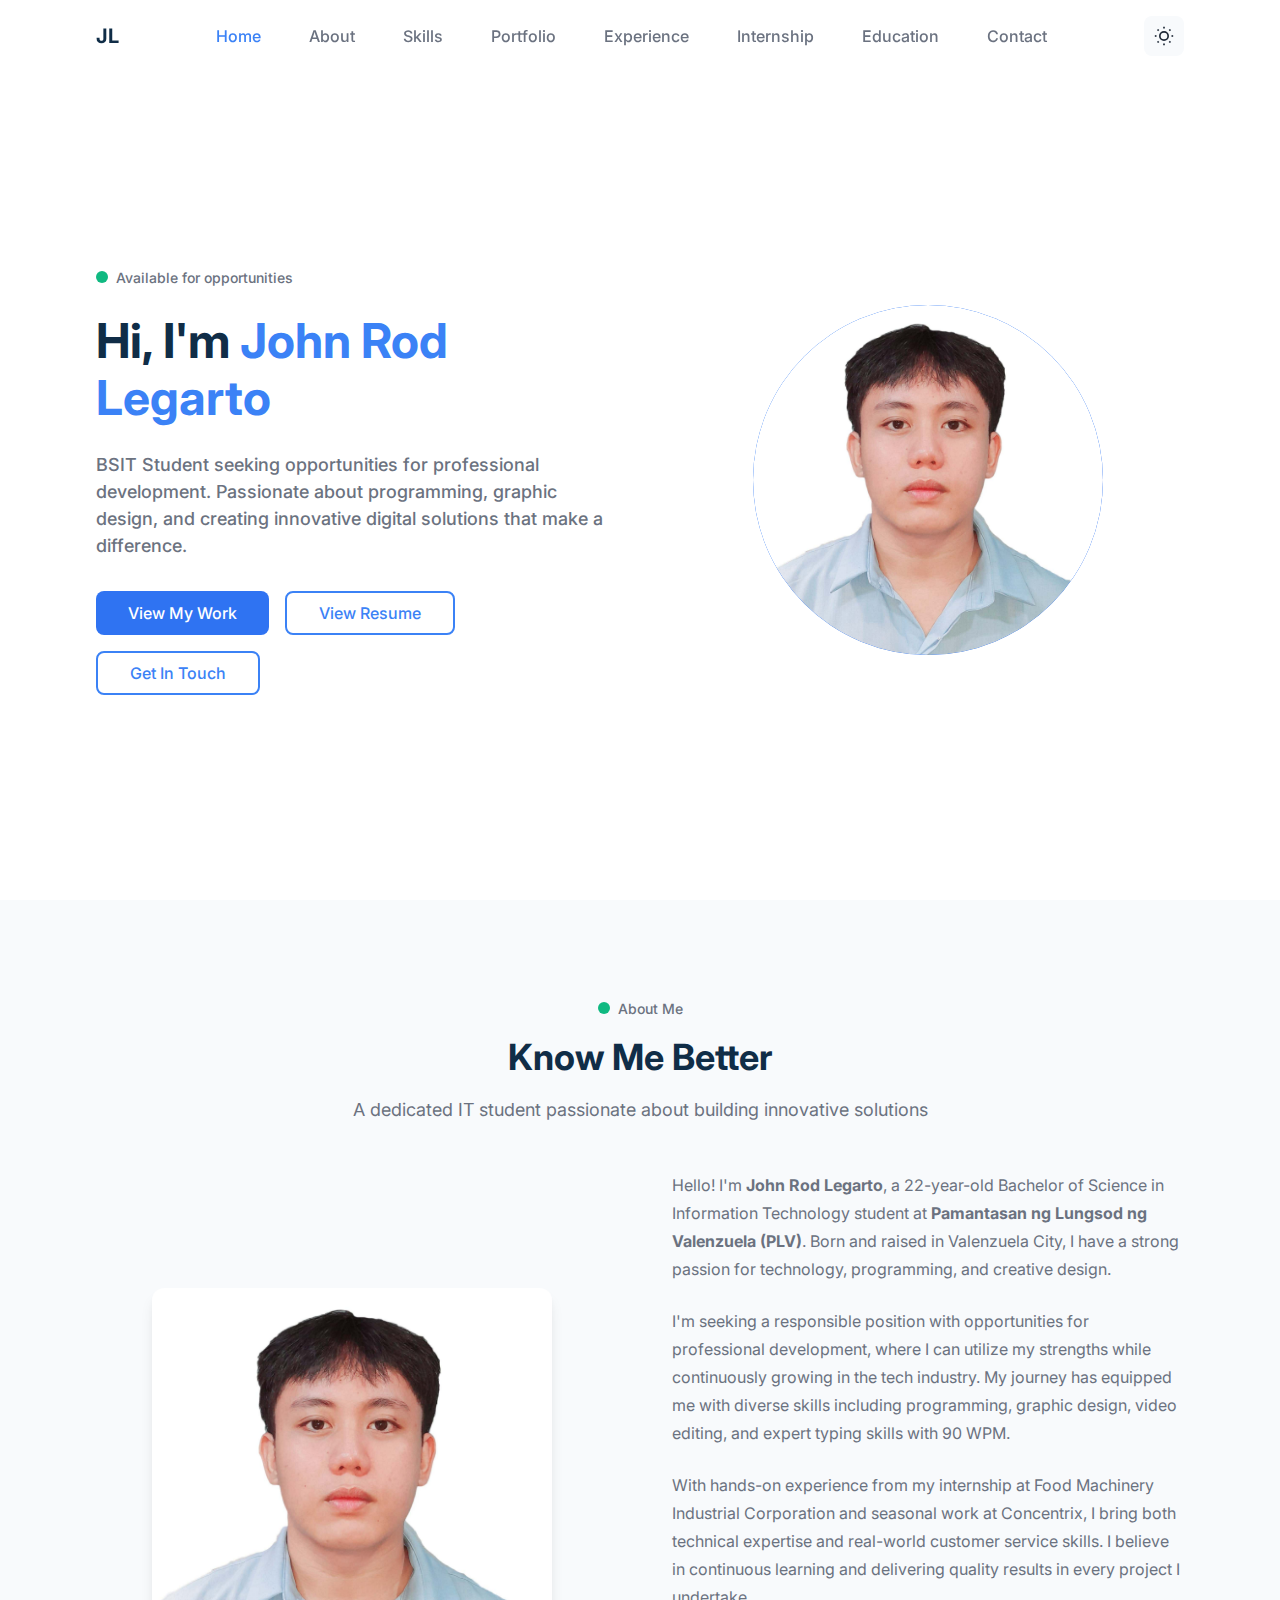
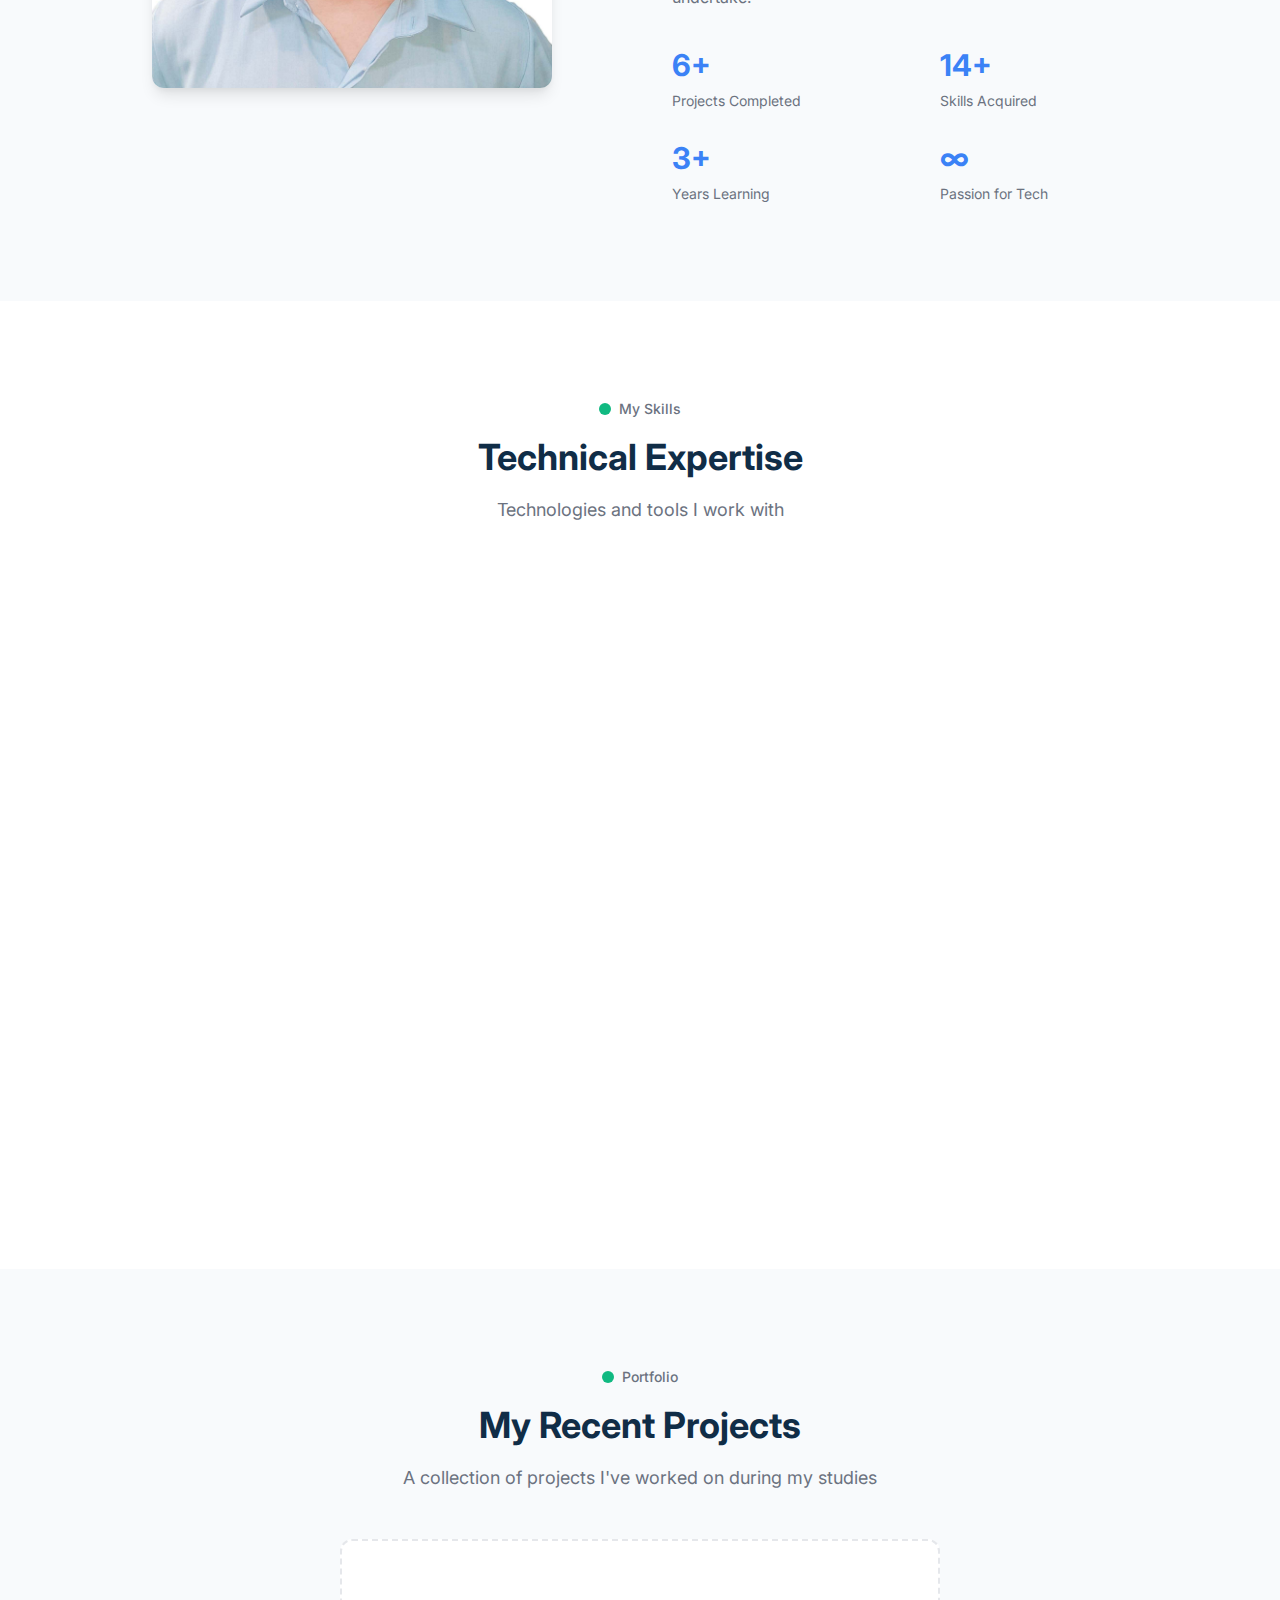
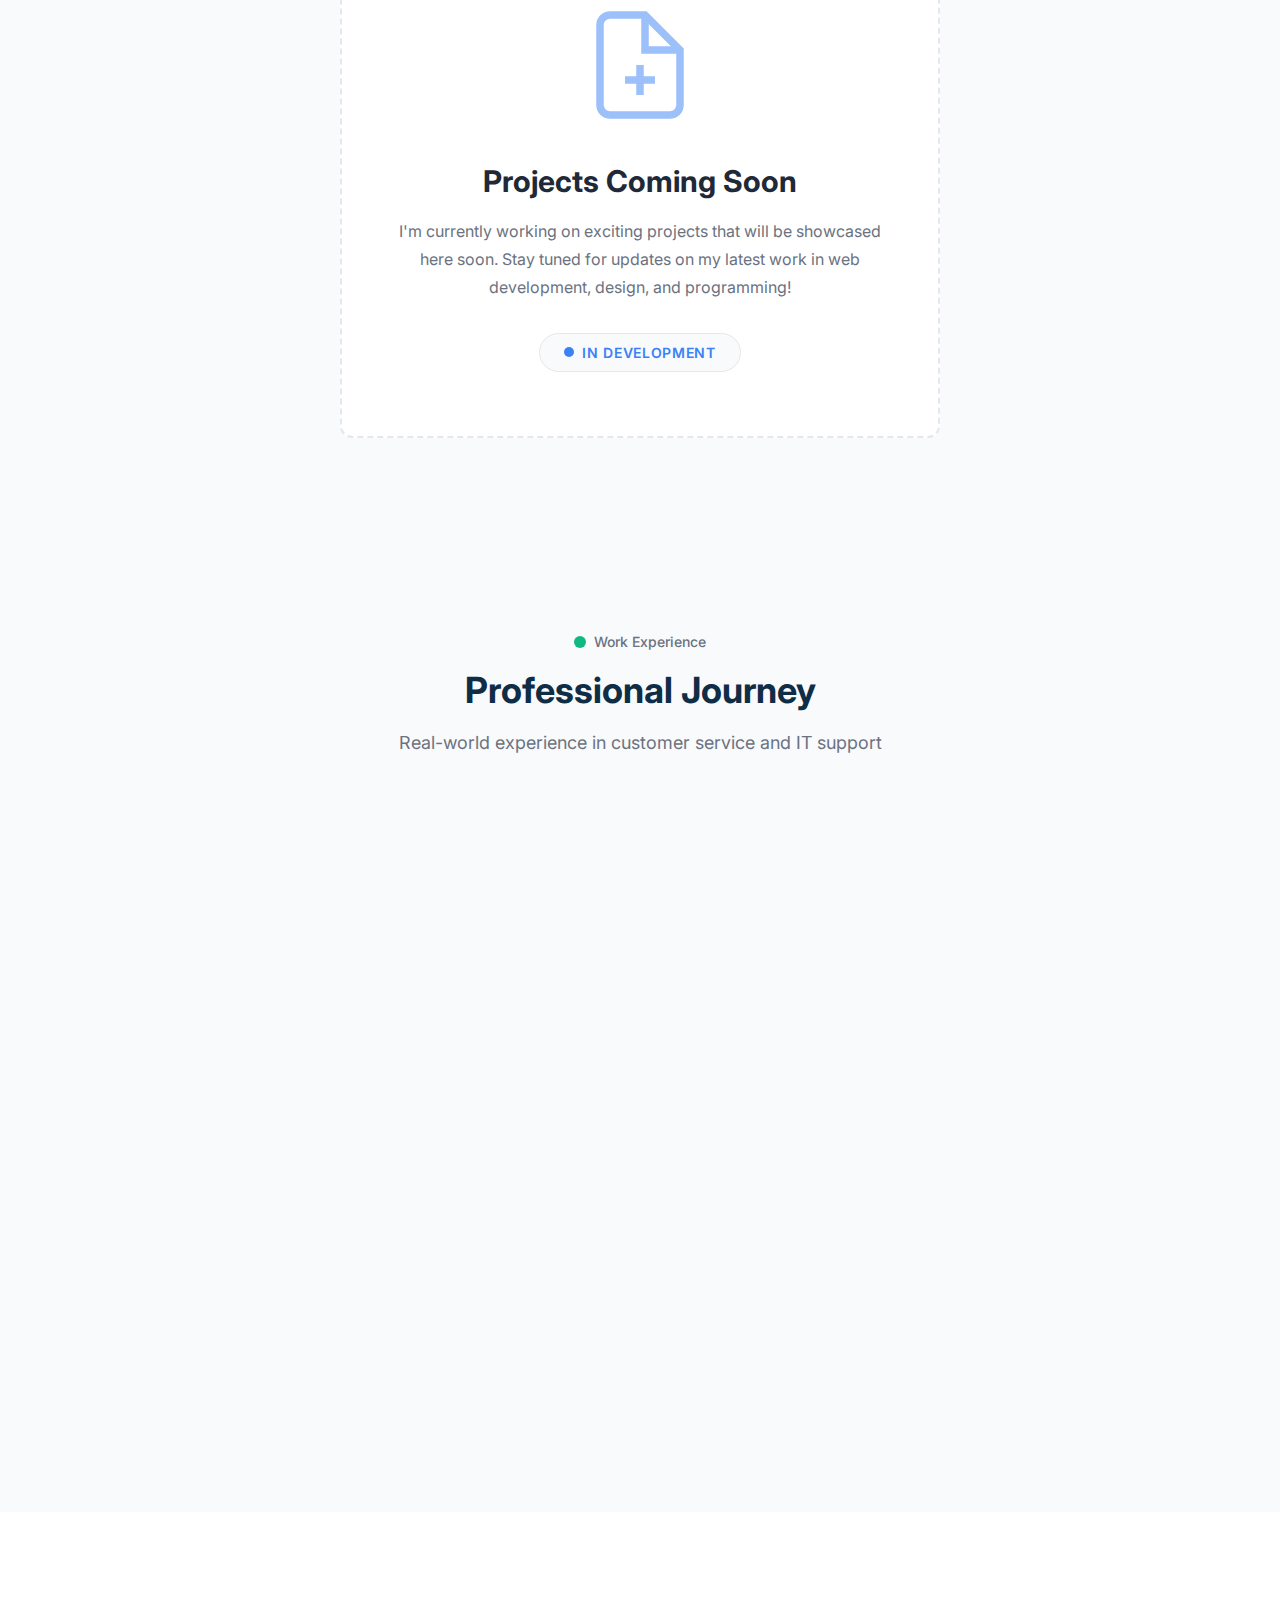
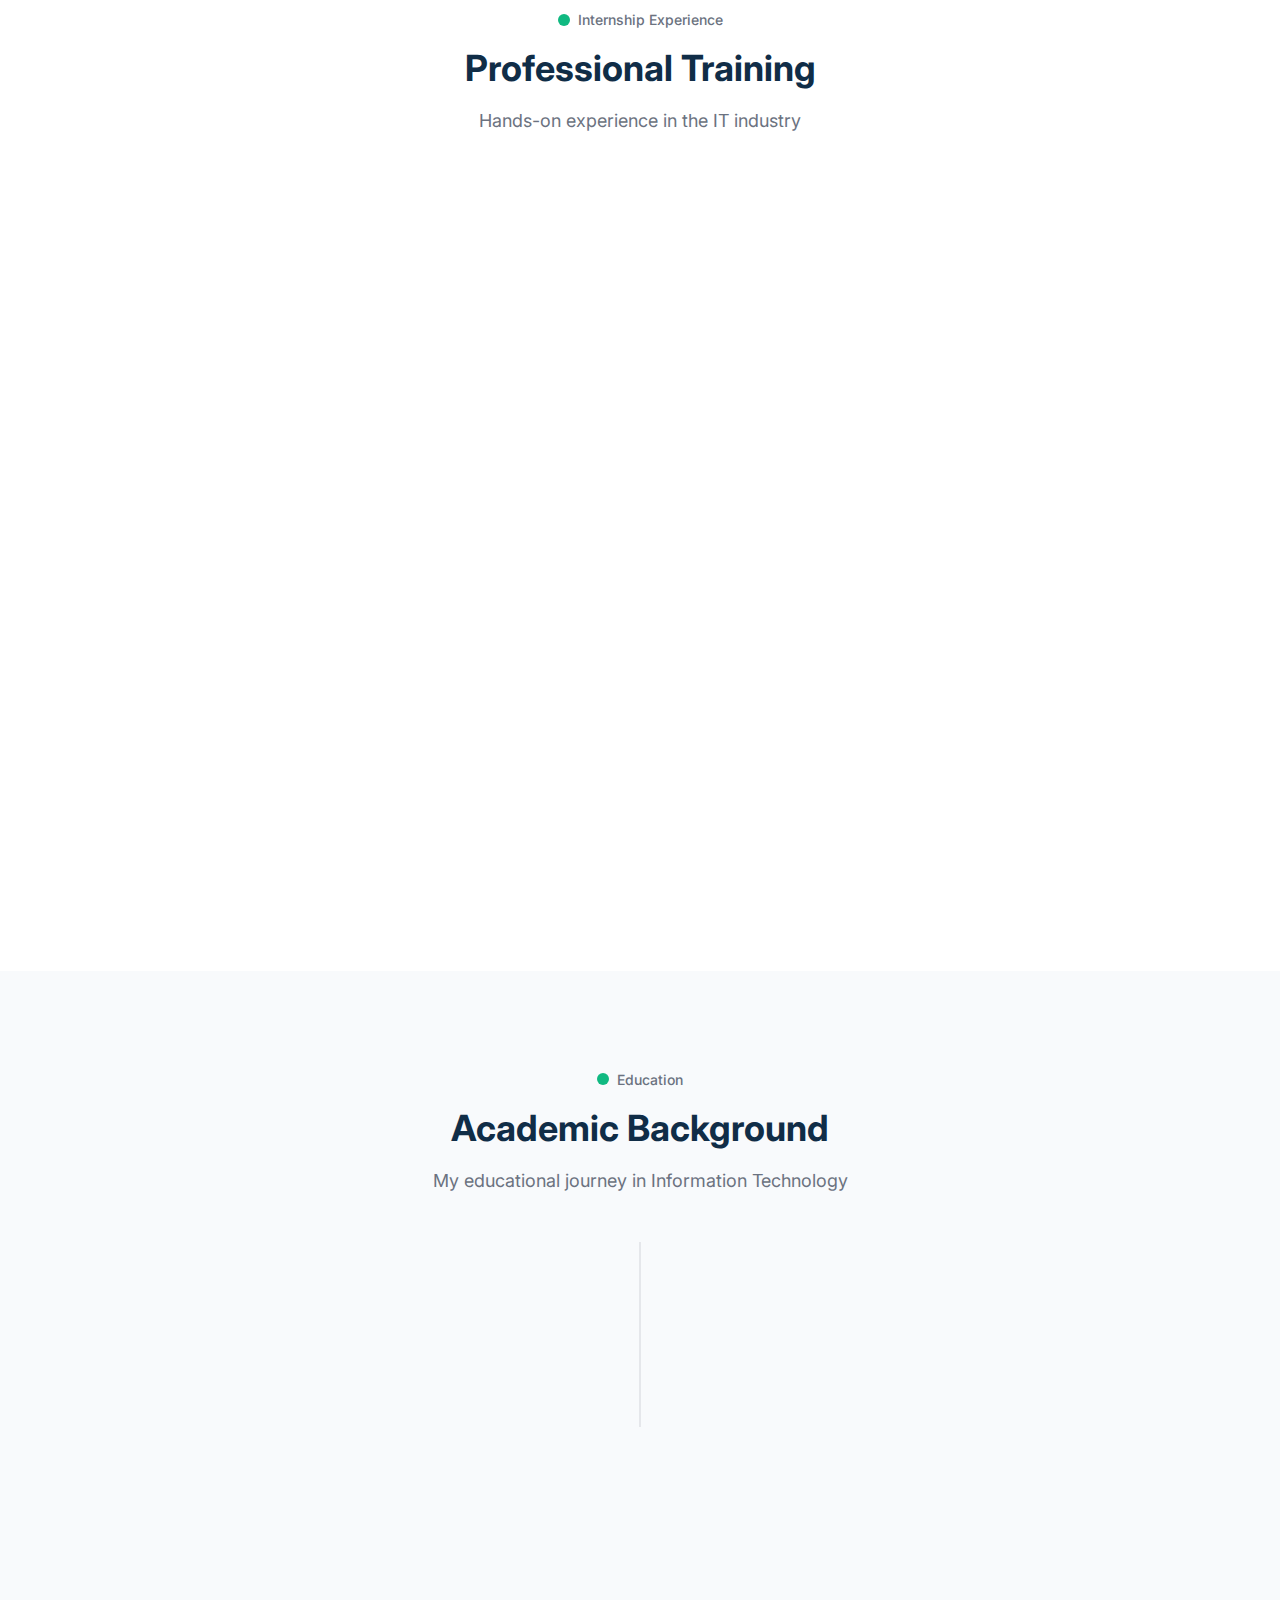
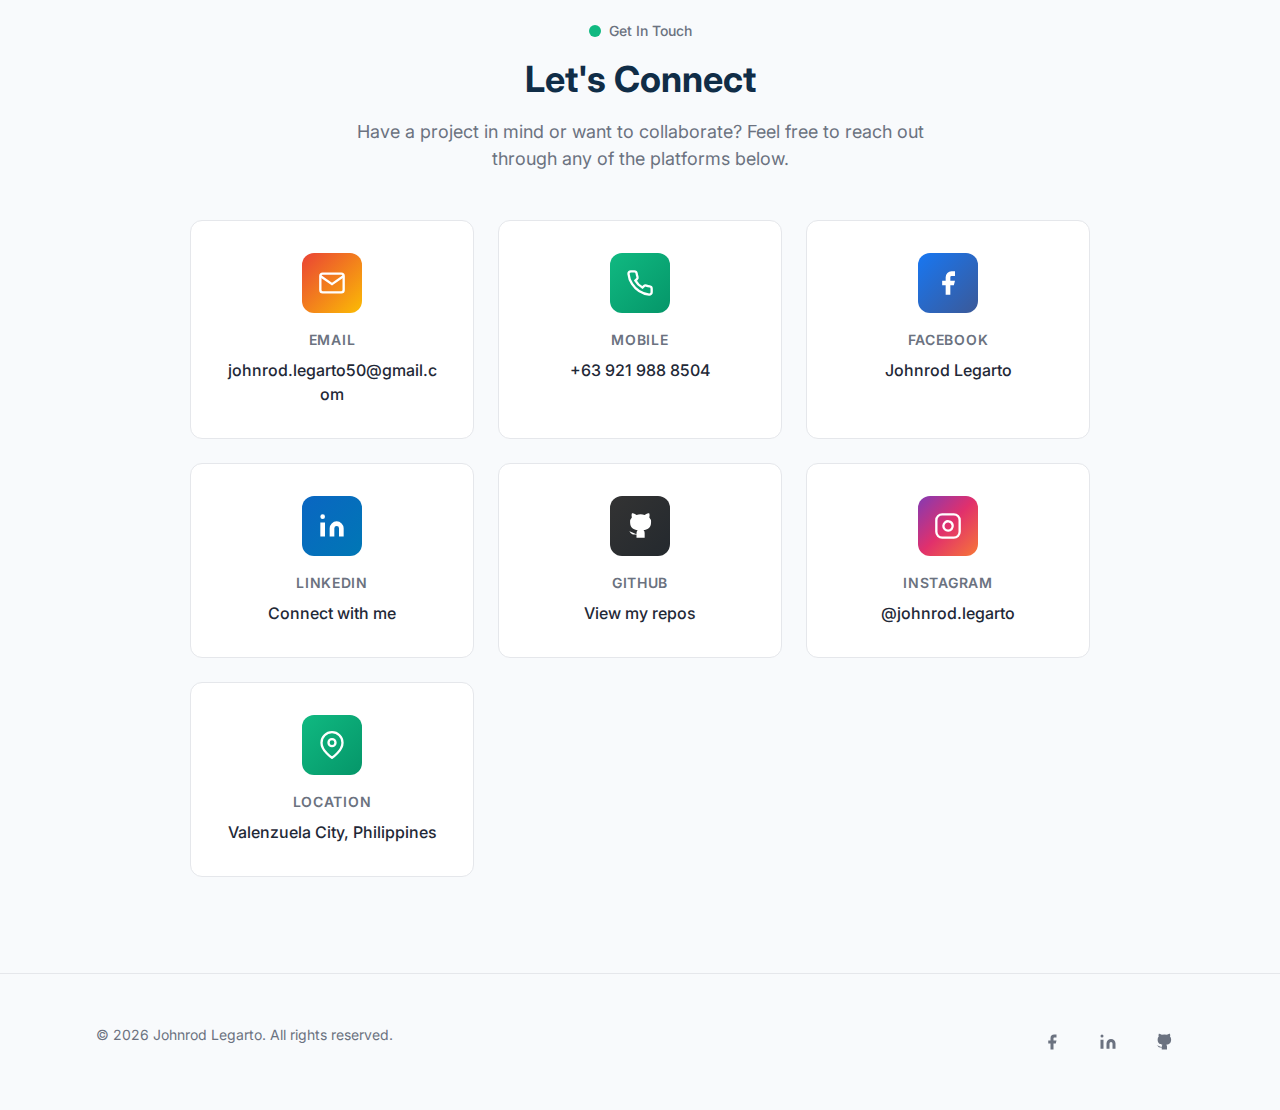
<file: index.html>
<!DOCTYPE html>
<html lang="en">
<head>
  <meta charset="UTF-8">
  <meta name="viewport" content="width=device-width, initial-scale=1.0">
  <meta name="description" content="Portfolio of Johnrod Legarto - BSIT Student at Pamantasan ng Lungsod ng Valenzuela (PLV). Web Developer and IT Professional.">
  <meta name="keywords" content="Johnrod Legarto, Portfolio, Web Developer, BSIT, PLV, Valenzuela">
  <meta name="author" content="Johnrod Legarto">
  
  <!-- Open Graph / Facebook -->
  <meta property="og:type" content="website">
  <meta property="og:title" content="Johnrod Legarto | Portfolio">
  <meta property="og:description" content="BSIT Student at Pamantasan ng Lungsod ng Valenzuela. Passionate about web development and technology.">
  
  <!-- Favicon -->
  <link rel="icon" type="image/jpeg" href="assets/images/johnrod_formal_pic.jpg">
  
  <!-- Google Fonts -->
  <link rel="preconnect" href="https://fonts.googleapis.com">
  <link rel="preconnect" href="https://fonts.gstatic.com" crossorigin>
  <link href="https://fonts.googleapis.com/css2?family=Inter:wght@400;500;600;700&display=swap" rel="stylesheet">
  
  <!-- CSS Files -->
  <link rel="stylesheet" href="css/variables.css">
  <link rel="stylesheet" href="css/base.css">
  <link rel="stylesheet" href="css/components.css">
  <link rel="stylesheet" href="css/sections.css">
  
  <title>John Rod Legarto | Portfolio</title>
</head>
<body>
  <!-- ===== HEADER ===== -->
  <header class="header" id="header">
    <div class="container header__inner">
      <a href="#home" class="header__logo">JL</a>
      
      <!-- Desktop Navigation -->
      <nav class="nav" id="nav">
        <a href="#home" class="nav__link active">Home</a>
        <a href="#about" class="nav__link">About</a>
        <a href="#skills" class="nav__link">Skills</a>
        <a href="#portfolio" class="nav__link">Portfolio</a>
        <a href="#experience" class="nav__link">Experience</a>
        <a href="#internship" class="nav__link">Internship</a>
        <a href="#education" class="nav__link">Education</a>
        <a href="#contact" class="nav__link">Contact</a>
      </nav>

      <div style="display: flex; align-items: center; gap: 1rem;">
        <!-- Theme Toggle -->
        <button class="theme-toggle" id="themeToggle" aria-label="Toggle dark mode">
          <svg class="theme-toggle__icon theme-toggle__sun" viewBox="0 0 24 24" fill="none" stroke="currentColor" stroke-width="2">
            <circle cx="12" cy="12" r="5"></circle>
            <line x1="12" y1="1" x2="12" y2="3"></line>
            <line x1="12" y1="21" x2="12" y2="23"></line>
            <line x1="4.22" y1="4.22" x2="5.64" y2="5.64"></line>
            <line x1="18.36" y1="18.36" x2="19.78" y2="19.78"></line>
            <line x1="1" y1="12" x2="3" y2="12"></line>
            <line x1="21" y1="12" x2="23" y2="12"></line>
            <line x1="4.22" y1="19.78" x2="5.64" y2="18.36"></line>
            <line x1="18.36" y1="5.64" x2="19.78" y2="4.22"></line>
          </svg>
          <svg class="theme-toggle__icon theme-toggle__moon" viewBox="0 0 24 24" fill="none" stroke="currentColor" stroke-width="2" style="display: none;">
            <path d="M21 12.79A9 9 0 1 1 11.21 3 7 7 0 0 0 21 12.79z"></path>
          </svg>
        </button>

        <!-- Mobile Menu Toggle -->
        <button class="nav-toggle" id="navToggle" aria-label="Toggle navigation menu">
          <span class="nav-toggle__bar"></span>
          <span class="nav-toggle__bar"></span>
          <span class="nav-toggle__bar"></span>
        </button>
      </div>
    </div>
  </header>

  <!-- Mobile Navigation -->
  <div class="overlay" id="overlay"></div>
  <nav class="nav-mobile" id="navMobile">
    <button class="nav-mobile__close" id="navClose" aria-label="Close menu">&times;</button>
    <a href="#home" class="nav-mobile__link">Home</a>
    <a href="#about" class="nav-mobile__link">About</a>
    <a href="#skills" class="nav-mobile__link">Skills</a>
    <a href="#portfolio" class="nav-mobile__link">Portfolio</a>
    <a href="#experience" class="nav-mobile__link">Experience</a>
    <a href="#internship" class="nav-mobile__link">Internship</a>
    <a href="#education" class="nav-mobile__link">Education</a>
    <a href="#contact" class="nav-mobile__link">Contact</a>
  </nav>

  <main>
    <!-- ===== HERO SECTION ===== -->
    <section class="hero" id="home">
      <div class="hero__decoration hero__decoration--1"></div>
      <div class="hero__decoration hero__decoration--2"></div>
      <div class="container hero__inner">
        <div class="hero__content">
          <div class="hero__badge">
            <span class="hero__badge-dot"></span>
            <span class="hero__badge-text">Available for opportunities</span>
          </div>
          <h1 class="hero__title">
            Hi, I'm <span style="color: var(--color-accent);">John Rod Legarto</span>
          </h1>
          <p class="hero__subtitle">
            BSIT Student seeking opportunities for professional development. Passionate about programming, graphic design, and creating innovative digital solutions that make a difference.
          </p>
          <div class="hero__actions">
            <a href="#portfolio" class="btn btn--primary">View My Work</a>
            <a href="assets/documents/Legarto_Resume.pdf" target="_blank" class="btn btn--secondary">View Resume</a>
            <a href="#contact" class="btn btn--secondary">Get In Touch</a>
          </div>
        </div>
        <div class="hero__image">
          <div class="hero__image-wrapper">
            <img src="assets/images/johnrod_formal_pic.jpg" alt="John Rod Legarto" class="hero__image-slide active" id="heroImage1" />
            <img src="assets/images/johnrod_fav_icon.jpg" alt="John Rod Legarto" class="hero__image-slide" id="heroImage2" />
          </div>
        </div>
      </div>
    </section>

    <!-- ===== ABOUT SECTION ===== -->
    <section class="about" id="about">
      <div class="container">
        <div class="section-header">
          <div class="section-badge">
            <span class="section-badge__dot"></span>
            <span class="section-badge__text">About Me</span>
          </div>
          <h2 class="section-header__title">Know Me Better</h2>
          <p class="section-header__subtitle">
            A dedicated IT student passionate about building innovative solutions
          </p>
        </div>

        <div class="about__inner">
          <div class="about__image">
            <div class="about__image-wrapper">
              <img src="assets/images/johnrod_formal_pic.jpg" alt="John Rod Legarto" />
            </div>
          </div>
          <div class="about__content">
            <p class="about__text">
              Hello! I'm <strong>John Rod Legarto</strong>, a 22-year-old Bachelor of Science in Information Technology student at <strong>Pamantasan ng Lungsod ng Valenzuela (PLV)</strong>. Born and raised in Valenzuela City, I have a strong passion for technology, programming, and creative design.
            </p>
            <p class="about__text">
              I'm seeking a responsible position with opportunities for professional development, where I can utilize my strengths while continuously growing in the tech industry. My journey has equipped me with diverse skills including programming, graphic design, video editing, and expert typing skills with 90 WPM.
            </p>
            <p class="about__text">
              With hands-on experience from my internship at Food Machinery Industrial Corporation and seasonal work at Concentrix, I bring both technical expertise and real-world customer service skills. I believe in continuous learning and delivering quality results in every project I undertake.
            </p>

            <div class="about__highlights">
              <div class="about__highlight">
                <span class="about__highlight-number" id="projectsCount">10+</span>
                <span class="about__highlight-label">Projects Completed</span>
              </div>
              <div class="about__highlight">
                <span class="about__highlight-number" id="skillsCount">15+</span>
                <span class="about__highlight-label">Skills Acquired</span>
              </div>
              <div class="about__highlight">
                <span class="about__highlight-number">3+</span>
                <span class="about__highlight-label">Years Learning</span>
              </div>
              <div class="about__highlight">
                <span class="about__highlight-number">∞</span>
                <span class="about__highlight-label">Passion for Tech</span>
              </div>
            </div>
          </div>
        </div>
      </div>
    </section>

    <!-- ===== SKILLS SECTION ===== -->
    <section class="skills" id="skills">
      <div class="container">
        <div class="section-header">
          <div class="section-badge">
            <span class="section-badge__dot"></span>
            <span class="section-badge__text">My Skills</span>
          </div>
          <h2 class="section-header__title">Technical Expertise</h2>
          <p class="section-header__subtitle">
            Technologies and tools I work with
          </p>
        </div>

        <div class="skills__grid" id="skillsGrid">
          <!-- Skills will be populated by JavaScript -->
          <!-- Fallback content -->
          <div class="skill-card">
            <div class="skill-card__icon">
              <svg viewBox="0 0 24 24" fill="currentColor" width="48" height="48">
                <path d="M1.5 0h21l-1.91 21.563L11.977 24l-8.564-2.438L1.5 0zm7.031 9.75l-.232-2.718 10.059.003.23-2.622L5.412 4.41l.698 8.01h9.126l-.326 3.426-2.91.804-2.955-.81-.188-2.11H6.248l.33 4.171L12 19.351l5.379-1.443.744-8.157H8.531z"/>
              </svg>
            </div>
            <h3 class="skill-card__title">HTML5</h3>
            <span class="skill-card__level">Advanced</span>
          </div>

          <div class="skill-card">
            <div class="skill-card__icon">
              <svg viewBox="0 0 24 24" fill="currentColor" width="48" height="48">
                <path d="M1.5 0h21l-1.91 21.563L11.977 24l-8.565-2.438L1.5 0zm17.09 4.413L5.41 4.41l.213 2.622 10.125.002-.255 2.716h-6.64l.24 2.573h6.182l-.366 3.523-2.91.804-2.956-.81-.188-2.11h-2.61l.29 3.855L12 19.288l5.373-1.53L18.59 4.414z"/>
              </svg>
            </div>
            <h3 class="skill-card__title">CSS3</h3>
            <span class="skill-card__level">Advanced</span>
          </div>

          <div class="skill-card">
            <div class="skill-card__icon">
              <svg viewBox="0 0 24 24" fill="currentColor" width="48" height="48">
                <path d="M0 0h24v24H0V0zm22.034 18.276c-.175-1.095-.888-2.015-3.003-2.873-.736-.345-1.554-.585-1.797-1.14-.091-.33-.105-.51-.046-.705.15-.646.915-.84 1.515-.66.39.12.75.42.976.9 1.034-.676 1.034-.676 1.755-1.125-.27-.42-.404-.601-.586-.78-.63-.705-1.469-1.065-2.834-1.034l-.705.089c-.676.165-1.32.525-1.71 1.005-1.14 1.291-.811 3.541.569 4.471 1.365 1.02 3.361 1.244 3.616 2.205.24 1.17-.87 1.545-1.966 1.41-.811-.18-1.26-.586-1.755-1.336l-1.83 1.051c.21.48.45.689.81 1.109 1.74 1.756 6.09 1.666 6.871-1.004.029-.09.24-.705.074-1.65l.046.067zm-8.983-7.245h-2.248c0 1.938-.009 3.864-.009 5.805 0 1.232.063 2.363-.138 2.711-.33.689-1.18.601-1.566.48-.396-.196-.597-.466-.83-.855-.063-.105-.11-.196-.127-.196l-1.825 1.125c.305.63.75 1.172 1.324 1.517.855.51 2.004.675 3.207.405.783-.226 1.458-.691 1.811-1.411.51-.93.402-2.07.397-3.346.012-2.054 0-4.109 0-6.179l.004-.056z"/>
              </svg>
            </div>
            <h3 class="skill-card__title">JavaScript</h3>
            <span class="skill-card__level">Intermediate</span>
          </div>

          <div class="skill-card">
            <div class="skill-card__icon">
              <svg viewBox="0 0 24 24" fill="currentColor" width="48" height="48">
                <path d="M7.01 10.207h-.944l-.515 2.648h.838c.556 0 .97-.105 1.242-.314.272-.21.455-.559.55-1.049.092-.47.05-.802-.124-.995-.175-.193-.523-.29-1.047-.29zM12 5.688C5.373 5.688 0 8.514 0 12s5.373 6.313 12 6.313S24 15.486 24 12c0-3.486-5.373-6.312-12-6.312zm-3.26 7.451c-.261.25-.575.438-.917.551-.336.108-.765.164-1.285.164H5.357l-.327 1.681H3.652l1.23-6.326h2.65c.797 0 1.378.209 1.744.628.366.418.476 1.002.33 1.752a2.836 2.836 0 0 1-.305.847c-.143.255-.33.49-.561.703zm4.024.715l.543-2.799c.063-.318.039-.536-.068-.651-.107-.116-.336-.174-.687-.174H11.46l-.704 3.625H9.388l1.23-6.327h1.367l-.327 1.682h1.218c.767 0 1.295.134 1.586.401s.378.7.263 1.299l-.572 2.944h-1.389zm7.597-2.265a2.782 2.782 0 0 1-.305.847c-.143.255-.33.49-.561.703a2.44 2.44 0 0 1-.917.551c-.336.108-.765.164-1.286.164h-1.18l-.327 1.682h-1.378l1.23-6.326h2.649c.797 0 1.378.209 1.744.628.366.417.477 1.001.331 1.751z"/>
              </svg>
            </div>
            <h3 class="skill-card__title">PHP</h3>
            <span class="skill-card__level">Intermediate</span>
          </div>

          <div class="skill-card">
            <div class="skill-card__icon">
              <svg viewBox="0 0 24 24" fill="currentColor" width="48" height="48">
                <path d="M12 0C5.373 0 0 5.373 0 12s5.373 12 12 12c6.627 0 12-5.373 12-12S18.627 0 12 0zm-.041 3.615h1.103l.127 1.267h.036c.382-.782 1.11-1.397 2.257-1.397 1.453 0 2.376.957 2.376 2.82v5.31h-1.103V6.614c0-1.267-.596-1.878-1.562-1.878-1.11 0-1.979.829-1.979 2.096v4.783h-1.103V3.615h-.152zm-5.927.273h3.443c1.398 0 2.399.72 2.399 2.114 0 1.212-.72 1.969-1.69 2.241l1.908 3.372H10.89l-1.69-3.063H7.31v3.063H6.207V3.888h-.175zm1.103.992v2.713h2.259c.829 0 1.361-.438 1.361-1.356 0-.92-.532-1.357-1.361-1.357H7.135z"/>
              </svg>
            </div>
            <h3 class="skill-card__title">Java</h3>
            <span class="skill-card__level">Intermediate</span>
          </div>

          <div class="skill-card">
            <div class="skill-card__icon">
              <svg viewBox="0 0 24 24" fill="currentColor" width="48" height="48">
                <path d="M12.001 4.8c-3.2 0-5.2 1.6-6 4.8 1.2-1.6 2.6-2.2 4.2-1.8.913.228 1.565.89 2.288 1.624C13.666 10.618 15.027 12 18.001 12c3.2 0 5.2-1.6 6-4.8-1.2 1.6-2.6 2.2-4.2 1.8-.913-.228-1.565-.89-2.288-1.624C16.337 6.182 14.976 4.8 12.001 4.8zm-6 7.2c-3.2 0-5.2 1.6-6 4.8 1.2-1.6 2.6-2.2 4.2-1.8.913.228 1.565.89 2.288 1.624 1.177 1.194 2.538 2.576 5.512 2.576 3.2 0 5.2-1.6 6-4.8-1.2 1.6-2.6 2.2-4.2 1.8-.913-.228-1.565-.89-2.288-1.624C10.337 13.382 8.976 12 6.001 12z"/>
              </svg>
            </div>
            <h3 class="skill-card__title">Tailwind CSS</h3>
            <span class="skill-card__level">Intermediate</span>
          </div>

          <div class="skill-card">
            <div class="skill-card__icon">
              <svg viewBox="0 0 24 24" fill="currentColor" width="48" height="48">
                <path d="M12.89 3L14.85 3.35L11.11 21L9.15 20.65L12.89 3M19.59 12L16 8.41V5.58L22.42 12L16 18.41V15.58L19.59 12M1.58 12L8 5.58V8.41L4.41 12L8 15.58V18.41L1.58 12Z"/>
              </svg>
            </div>
            <h3 class="skill-card__title">Git / GitHub</h3>
            <span class="skill-card__level">Intermediate</span>
          </div>

          <div class="skill-card">
            <div class="skill-card__icon">
              <svg viewBox="0 0 24 24" fill="currentColor" width="48" height="48">
                <path d="M16.405 5.501c-.115 0-.193.014-.274.033v.013h.014c.054.104.146.18.214.273.054.107.1.214.154.32l.014-.015c.094-.066.14-.172.14-.333-.04-.047-.046-.094-.08-.14-.04-.067-.126-.1-.18-.153zM5.77 18.695h-.927a50.854 50.854 0 00-.27-4.41h-.008l-1.41 4.41H2.45l-1.4-4.41h-.01a72.892 72.892 0 00-.195 4.41H0c.055-1.966.192-3.81.41-5.53h1.15l1.335 4.064h.008l1.347-4.064h1.095c.242 2.015.384 3.86.428 5.53zm4.017-4.08c-.378 2.045-.876 3.533-1.492 4.46-.482.72-1.01 1.08-1.583 1.08-.16 0-.36-.04-.6-.12v-.7c.135.022.27.04.405.04.324 0 .61-.14.86-.42.31-.34.465-.775.465-1.3 0-.333-.124-.838-.37-1.515l-.99-2.9h.96l.72 2.404c.147.472.247.877.297 1.215.15-.42.35-1.005.6-1.757l.546-1.862h.91zm11.313 4.08h-.934a50.854 50.854 0 00-.27-4.41h-.007l-1.41 4.41h-.704l-1.4-4.41h-.01a72.892 72.892 0 00-.194 4.41h-.818c.054-1.966.19-3.81.41-5.53h1.148l1.335 4.064h.007l1.347-4.064h1.095c.24 2.015.382 3.86.427 5.53zm-8.436 0h-.77c0-.943-.186-1.666-.557-2.17-.372-.503-.947-.755-1.725-.755h-.337v2.925h-.785v-5.53h1.55c1.803 0 2.705.965 2.705 2.895 0 .705-.166 1.295-.5 1.77a.92.92 0 00.073.134c.13.236.328.412.596.527.27.115.62.173 1.053.173h.123v.63c-.16.06-.346.09-.56.09-.397 0-.733-.093-1.01-.28-.277-.186-.466-.467-.566-.842h-.036c-.24.747-.77 1.12-1.59 1.12-.55 0-1.01-.155-1.38-.465-.37-.31-.62-.697-.747-1.163h-.01c.04.323.07.74.1 1.25zm-.2-2.715c0-.476-.098-.867-.294-1.173-.196-.306-.52-.46-.97-.46h-.428v3.207h.243c.53 0 .907-.153 1.133-.46.227-.306.34-.7.34-1.177zm.547-4.99c.078.078.177.117.298.117.125 0 .225-.04.302-.12.077-.08.115-.18.115-.305 0-.125-.038-.227-.115-.307a.403.403 0 00-.302-.12.404.404 0 00-.298.12c-.08.08-.12.182-.12.307s.04.226.12.308zm.64.05c-.124.126-.277.19-.46.19-.183 0-.336-.064-.46-.19-.125-.126-.187-.28-.187-.462 0-.183.062-.337.186-.463.125-.126.278-.19.46-.19.184 0 .337.064.46.19.126.126.19.28.19.463 0 .183-.064.336-.19.462z"/>
              </svg>
            </div>
            <h3 class="skill-card__title">MySQL</h3>
            <span class="skill-card__level">Intermediate</span>
          </div>

          <div class="skill-card">
            <div class="skill-card__icon">
              <svg viewBox="0 0 24 24" fill="currentColor" width="48" height="48">
                <path d="M5 3c-1.1 0-2 .9-2 2v14c0 1.1.9 2 2 2h14c1.1 0 2-.9 2-2V5c0-1.1-.9-2-2-2H5zm2 6h10v2H7V9zm0 4h10v2H7v-2z"/>
              </svg>
            </div>
            <h3 class="skill-card__title">Figma</h3>
            <span class="skill-card__level">Intermediate</span>
          </div>
        </div>
      </div>
    </section>

    <!-- ===== PORTFOLIO SECTION ===== -->
    <section class="portfolio" id="portfolio">
      <div class="container">
        <div class="section-header">
          <div class="section-badge">
            <span class="section-badge__dot"></span>
            <span class="section-badge__text">Portfolio</span>
          </div>
          <h2 class="section-header__title">My Recent Projects</h2>
          <p class="section-header__subtitle">
            A collection of projects I've worked on during my studies
          </p>
        </div>

        <div class="portfolio__empty">
          <div class="portfolio__empty-icon">
            <svg width="120" height="120" viewBox="0 0 24 24" fill="none" stroke="currentColor" stroke-width="1.5">
              <path d="M13 2H6a2 2 0 0 0-2 2v16a2 2 0 0 0 2 2h12a2 2 0 0 0 2-2V9z"></path>
              <polyline points="13 2 13 9 20 9"></polyline>
              <line x1="12" y1="18" x2="12" y2="12"></line>
              <line x1="9" y1="15" x2="15" y2="15"></line>
            </svg>
          </div>
          <h3 class="portfolio__empty-title">Projects Coming Soon</h3>
          <p class="portfolio__empty-text">
            I'm currently working on exciting projects that will be showcased here soon. Stay tuned for updates on my latest work in web development, design, and programming!
          </p>
          <div class="portfolio__empty-badge">
            <span class="portfolio__empty-badge-dot"></span>
            <span class="portfolio__empty-badge-text">In Development</span>
          </div>
        </div>
      </div>
    </section>

    <!-- ===== JOB EXPERIENCE SECTION ===== -->
    <section class="experience" id="experience">
      <div class="container">
        <div class="section-header">
          <div class="section-badge">
            <span class="section-badge__dot"></span>
            <span class="section-badge__text">Work Experience</span>
          </div>
          <h2 class="section-header__title">Professional Journey</h2>
          <p class="section-header__subtitle">
            Real-world experience in customer service and IT support
          </p>
        </div>

        <div class="experience__content">
          <div class="experience__card">
            <div class="experience__header">
              <div class="experience__info">
                <h3 class="experience__position">Customer Service Representative</h3>
                <p class="experience__company">Concentrix (Seasonal)</p>
                <p class="experience__duration">October 2024 - April 2025</p>
                <p class="experience__department">Retail & Credit - Voice Account</p>
              </div>
            </div>

            <div class="experience__description">
              <p>Provided exceptional customer service in a fast-paced retail and credit environment, handling voice communications with professionalism and efficiency. Developed strong communication skills and problem-solving abilities while managing customer inquiries and concerns.</p>
            </div>

            <div class="experience__skills">
              <h4 class="experience__subtitle">Key Responsibilities</h4>
              <ul class="experience__list">
                <li>Handled customer inquiries and resolved issues efficiently</li>
                <li>Maintained high customer satisfaction ratings</li>
                <li>Processed retail and credit transactions accurately</li>
                <li>Collaborated with team members to achieve department goals</li>
              </ul>
            </div>
          </div>
        </div>
      </div>
    </section>

    <!-- ===== INTERNSHIP SECTION ===== -->
    <section class="internship" id="internship">
      <div class="container">
        <div class="section-header">
          <div class="section-badge">
            <span class="section-badge__dot"></span>
            <span class="section-badge__text">Internship Experience</span>
          </div>
          <h2 class="section-header__title">Professional Training</h2>
          <p class="section-header__subtitle">
            Hands-on experience in the IT industry
          </p>
        </div>

        <div class="internship__content" id="internshipContent">
          <div class="internship__card">
            <div class="internship__header">
              <div class="internship__logo">
                <img src="assets/images/FMIC_LOGO.jpg" alt="Food Machinery Industrial Corporation" />
              </div>
              <div class="internship__info">
                <h3 class="internship__position" id="internshipPosition">IT Tech</h3>
                <p class="internship__company" id="internshipCompany">Food Machinery Industrial Corporation</p>
                <p class="internship__duration" id="internshipDuration">June 2025 - October 2025</p>
                <p class="internship__hours">
                  <svg width="20" height="20" viewBox="0 0 24 24" fill="none" stroke="currentColor" stroke-width="2">
                    <circle cx="12" cy="12" r="10"></circle>
                    <polyline points="12 6 12 12 16 14"></polyline>
                  </svg>
                  <span id="internshipHours">486 Hours</span>
                </p>
              </div>
            </div>

            <div class="internship__description" id="internshipDescription">
              <p>Gained hands-on experience in IT support, system maintenance, and technical troubleshooting in an industrial manufacturing environment.</p>
            </div>

            <div class="internship__skills">
              <h4 class="internship__subtitle">Skills Developed</h4>
              <div class="internship__tags" id="internshipSkills">
                <span class="internship__tag">Technical Support</span>
                <span class="internship__tag">System Maintenance</span>
                <span class="internship__tag">Hardware Troubleshooting</span>
                <span class="internship__tag">Network Configuration</span>
              </div>
            </div>

            <div class="internship__achievements">
              <h4 class="internship__subtitle">Key Achievements</h4>
              <ul class="internship__list" id="internshipAchievements">
                <li>Completed 486 hours of intensive IT training</li>
                <li>Provided technical support for manufacturing systems</li>
                <li>Assisted in network infrastructure maintenance</li>
                <li>Developed problem-solving skills in real-world scenarios</li>
              </ul>
            </div>
          </div>
        </div>
      </div>
    </section>

    <!-- ===== EDUCATION SECTION ===== -->
    <section class="education" id="education">
      <div class="container">
        <div class="section-header">
          <div class="section-badge">
            <span class="section-badge__dot"></span>
            <span class="section-badge__text">Education</span>
          </div>
          <h2 class="section-header__title">Academic Background</h2>
          <p class="section-header__subtitle">
            My educational journey in Information Technology
          </p>
        </div>

        <div class="education__timeline" id="educationTimeline">
          <div class="education__item">
            <span class="education__year">2022 - 2026</span>
            <h3 class="education__degree">Bachelor of Science in Information Technology</h3>
            <p class="education__school">Pamantasan ng Lungsod ng Valenzuela (PLV)</p>
          </div>
        </div>
      </div>
    </section>

    <!-- ===== CONTACT SECTION ===== -->
    <section class="contact" id="contact">
      <div class="container">
        <div class="contact__centered">
          <div class="section-badge">
            <span class="section-badge__dot"></span>
            <span class="section-badge__text">Get In Touch</span>
          </div>
          <h2 class="contact__title">Let's Connect</h2>
          <p class="contact__text">
            Have a project in mind or want to collaborate? Feel free to reach out through any of the platforms below.
          </p>

          <!-- Contact Links Grid -->
          <div class="contact__links-grid">
            <!-- Email -->
            <a href="mailto:johnrod.legarto50@gmail.com" class="contact__link-card">
              <div class="contact__link-icon contact__link-icon--email">
                <svg width="28" height="28" viewBox="0 0 24 24" fill="none" stroke="currentColor" stroke-width="2">
                  <path d="M4 4h16c1.1 0 2 .9 2 2v12c0 1.1-.9 2-2 2H4c-1.1 0-2-.9-2-2V6c0-1.1.9-2 2-2z"></path>
                  <polyline points="22,6 12,13 2,6"></polyline>
                </svg>
              </div>
              <span class="contact__link-label">Email</span>
              <span class="contact__link-value">johnrod.legarto50@gmail.com</span>
            </a>

            <!-- Mobile -->
            <a href="tel:+639219888504" class="contact__link-card">
              <div class="contact__link-icon contact__link-icon--phone">
                <svg width="28" height="28" viewBox="0 0 24 24" fill="none" stroke="currentColor" stroke-width="2">
                  <path d="M22 16.92v3a2 2 0 0 1-2.18 2 19.79 19.79 0 0 1-8.63-3.07 19.5 19.5 0 0 1-6-6 19.79 19.79 0 0 1-3.07-8.67A2 2 0 0 1 4.11 2h3a2 2 0 0 1 2 1.72 12.84 12.84 0 0 0 .7 2.81 2 2 0 0 1-.45 2.11L8.09 9.91a16 16 0 0 0 6 6l1.27-1.27a2 2 0 0 1 2.11-.45 12.84 12.84 0 0 0 2.81.7A2 2 0 0 1 22 16.92z"></path>
                </svg>
              </div>
              <span class="contact__link-label">Mobile</span>
              <span class="contact__link-value">+63 921 988 8504</span>
            </a>

            <!-- Facebook -->
            <a href="#" class="contact__link-card" target="_blank" rel="noopener noreferrer">
              <div class="contact__link-icon contact__link-icon--facebook">
                <svg width="28" height="28" viewBox="0 0 24 24" fill="currentColor">
                  <path d="M18 2h-3a5 5 0 0 0-5 5v3H7v4h3v8h4v-8h3l1-4h-4V7a1 1 0 0 1 1-1h3z"></path>
                </svg>
              </div>
              <span class="contact__link-label">Facebook</span>
              <span class="contact__link-value">Johnrod Legarto</span>
            </a>

            <!-- LinkedIn -->
            <a href="#" class="contact__link-card" target="_blank" rel="noopener noreferrer">
              <div class="contact__link-icon contact__link-icon--linkedin">
                <svg width="28" height="28" viewBox="0 0 24 24" fill="currentColor">
                  <path d="M16 8a6 6 0 0 1 6 6v7h-4v-7a2 2 0 0 0-2-2 2 2 0 0 0-2 2v7h-4v-7a6 6 0 0 1 6-6z"></path>
                  <rect x="2" y="9" width="4" height="12"></rect>
                  <circle cx="4" cy="4" r="2"></circle>
                </svg>
              </div>
              <span class="contact__link-label">LinkedIn</span>
              <span class="contact__link-value">Connect with me</span>
            </a>

            <!-- GitHub -->
            <a href="#" class="contact__link-card" target="_blank" rel="noopener noreferrer">
              <div class="contact__link-icon contact__link-icon--github">
                <svg width="28" height="28" viewBox="0 0 24 24" fill="currentColor">
                  <path d="M9 19c-5 1.5-5-2.5-7-3m14 6v-3.87a3.37 3.37 0 0 0-.94-2.61c3.14-.35 6.44-1.54 6.44-7A5.44 5.44 0 0 0 20 4.77 5.07 5.07 0 0 0 19.91 1S18.73.65 16 2.48a13.38 13.38 0 0 0-7 0C6.27.65 5.09 1 5.09 1A5.07 5.07 0 0 0 5 4.77a5.44 5.44 0 0 0-1.5 3.78c0 5.42 3.3 6.61 6.44 7A3.37 3.37 0 0 0 9 18.13V22"></path>
                </svg>
              </div>
              <span class="contact__link-label">GitHub</span>
              <span class="contact__link-value">View my repos</span>
            </a>

            <!-- Instagram -->
            <a href="#" class="contact__link-card" target="_blank" rel="noopener noreferrer">
              <div class="contact__link-icon contact__link-icon--instagram">
                <svg width="28" height="28" viewBox="0 0 24 24" fill="none" stroke="currentColor" stroke-width="2">
                  <rect x="2" y="2" width="20" height="20" rx="5" ry="5"></rect>
                  <path d="M16 11.37A4 4 0 1 1 12.63 8 4 4 0 0 1 16 11.37z"></path>
                  <line x1="17.5" y1="6.5" x2="17.51" y2="6.5"></line>
                </svg>
              </div>
              <span class="contact__link-label">Instagram</span>
              <span class="contact__link-value">@johnrod.legarto</span>
            </a>

            <!-- Location -->
            <div class="contact__link-card contact__link-card--static">
              <div class="contact__link-icon contact__link-icon--location">
                <svg width="28" height="28" viewBox="0 0 24 24" fill="none" stroke="currentColor" stroke-width="2">
                  <path d="M21 10c0 7-9 13-9 13s-9-6-9-13a9 9 0 0 1 18 0z"></path>
                  <circle cx="12" cy="10" r="3"></circle>
                </svg>
              </div>
              <span class="contact__link-label">Location</span>
              <span class="contact__link-value">Valenzuela City, Philippines</span>
            </div>
          </div>
        </div>
      </div>
    </section>
  </main>

  <!-- ===== FOOTER ===== -->
  <footer class="footer">
    <div class="container footer__inner">
      <p class="footer__copyright">
        &copy; <span id="currentYear">2025</span> Johnrod Legarto. All rights reserved.
      </p>
      <div class="social-links">
        <a href="#" class="social-link" aria-label="Facebook">
          <svg width="18" height="18" viewBox="0 0 24 24" fill="currentColor">
            <path d="M18 2h-3a5 5 0 0 0-5 5v3H7v4h3v8h4v-8h3l1-4h-4V7a1 1 0 0 1 1-1h3z"></path>
          </svg>
        </a>
        <a href="#" class="social-link" aria-label="LinkedIn">
          <svg width="18" height="18" viewBox="0 0 24 24" fill="currentColor">
            <path d="M16 8a6 6 0 0 1 6 6v7h-4v-7a2 2 0 0 0-2-2 2 2 0 0 0-2 2v7h-4v-7a6 6 0 0 1 6-6z"></path>
            <rect x="2" y="9" width="4" height="12"></rect>
            <circle cx="4" cy="4" r="2"></circle>
          </svg>
        </a>
        <a href="#" class="social-link" aria-label="GitHub">
          <svg width="18" height="18" viewBox="0 0 24 24" fill="currentColor">
            <path d="M9 19c-5 1.5-5-2.5-7-3m14 6v-3.87a3.37 3.37 0 0 0-.94-2.61c3.14-.35 6.44-1.54 6.44-7A5.44 5.44 0 0 0 20 4.77 5.07 5.07 0 0 0 19.91 1S18.73.65 16 2.48a13.38 13.38 0 0 0-7 0C6.27.65 5.09 1 5.09 1A5.07 5.07 0 0 0 5 4.77a5.44 5.44 0 0 0-1.5 3.78c0 5.42 3.3 6.61 6.44 7A3.37 3.37 0 0 0 9 18.13V22"></path>
          </svg>
        </a>
      </div>
    </div>
  </footer>

  <!-- Scroll to Top Button -->
  <button class="scroll-top" id="scrollTop" aria-label="Scroll to top">
    <svg width="20" height="20" viewBox="0 0 24 24" fill="none" stroke="currentColor" stroke-width="2">
      <path d="M18 15l-6-6-6 6"/>
    </svg>
  </button>

  <!-- Toast Notification -->
  <div class="toast" id="toast"></div>

  <!-- JavaScript Files - Business Logic First (following rules.md) -->
  <script src="js/utils/constants.js"></script>
  <script src="js/utils/validators.js"></script>
  <script src="js/utils/formatters.js"></script>
  <script src="js/utils/themeManager.js"></script>
  <script src="js/services/portfolioService.js"></script>
  <script src="js/services/skillsService.js"></script>
  <script src="js/services/contactService.js"></script>
  <script src="js/services/educationService.js"></script>
  <script src="js/services/internshipService.js"></script>
  <script src="js/main.js"></script>
</body>
</html>
</file>
<file: css/variables.css>
/**
 * CSS Variables - Design Tokens
 * Following rules.md color palette and theme implementation
 * Mobile-first responsive design with dark/light mode support
 */

:root {
  /* ===== Light Mode Colors ===== */
  --color-background: #FFFFFF;
  --color-surface: #F8FAFC;
  --color-text-primary: #1F2937;
  --color-text-secondary: #6B7280;
  --color-border: #E5E7EB;
  --color-accent: #3B82F6;
  --color-accent-hover: #2563EB;
  --color-success: #10B981;
  --color-warning: #F59E0B;
  --color-error: #EF4444;

  /* ===== Primary Brand Colors ===== */
  --color-primary: #2F73F2;
  --color-secondary: #547593;
  --color-midnight: #102D47;
  --color-grey: #668199;

  /* ===== Spacing Scale ===== */
  --spacing-xs: 0.25rem;
  --spacing-sm: 0.5rem;
  --spacing-md: 1rem;
  --spacing-lg: 1.5rem;
  --spacing-xl: 2rem;
  --spacing-2xl: 3rem;
  --spacing-3xl: 4rem;
  --spacing-4xl: 6rem;

  /* ===== Typography Scale ===== */
  --font-family-base: 'Inter', -apple-system, BlinkMacSystemFont, 'Segoe UI', Roboto, sans-serif;
  --font-size-xs: 0.75rem;
  --font-size-sm: 0.875rem;
  --font-size-base: 1rem;
  --font-size-lg: 1.125rem;
  --font-size-xl: 1.25rem;
  --font-size-2xl: 1.5rem;
  --font-size-3xl: 1.875rem;
  --font-size-4xl: 2.25rem;
  --font-size-5xl: 3rem;

  /* ===== Line Heights ===== */
  --line-height-tight: 1.25;
  --line-height-normal: 1.5;
  --line-height-relaxed: 1.75;

  /* ===== Border Radius ===== */
  --radius-sm: 0.25rem;
  --radius-md: 0.5rem;
  --radius-lg: 0.75rem;
  --radius-xl: 1rem;
  --radius-full: 9999px;

  /* ===== Shadows ===== */
  --shadow-sm: 0 1px 2px 0 rgba(0, 0, 0, 0.05);
  --shadow-md: 0 4px 6px -1px rgba(0, 0, 0, 0.1), 0 2px 4px -1px rgba(0, 0, 0, 0.06);
  --shadow-lg: 0 10px 15px -3px rgba(0, 0, 0, 0.1), 0 4px 6px -2px rgba(0, 0, 0, 0.05);
  --shadow-xl: 0 20px 25px -5px rgba(0, 0, 0, 0.1), 0 10px 10px -5px rgba(0, 0, 0, 0.04);

  /* ===== Transitions ===== */
  --transition-fast: 150ms ease;
  --transition-normal: 200ms ease;
  --transition-slow: 300ms ease;

  /* ===== Z-Index Scale ===== */
  --z-dropdown: 10;
  --z-sticky: 50;
  --z-fixed: 100;
  --z-modal: 1000;

  /* ===== Container Widths ===== */
  --container-sm: 640px;
  --container-md: 768px;
  --container-lg: 1024px;
  --container-xl: 1280px;
  --container-max: 72rem;
}

/* ===== Dark Mode Colors ===== */
.dark {
  --color-background: #111827;
  --color-surface: #1F2937;
  --color-text-primary: #F3F4F6;
  --color-text-secondary: #9CA3AF;
  --color-border: #374151;
  --color-accent: #60A5FA;
  --color-accent-hover: #3B82F6;
  --color-success: #34D399;
  --color-warning: #FBBF24;
  --color-error: #F87171;

  --color-midnight: #F3F4F6;
  --color-grey: #9CA3AF;

  --shadow-sm: 0 1px 2px 0 rgba(0, 0, 0, 0.3);
  --shadow-md: 0 4px 6px -1px rgba(0, 0, 0, 0.4), 0 2px 4px -1px rgba(0, 0, 0, 0.3);
  --shadow-lg: 0 10px 15px -3px rgba(0, 0, 0, 0.4), 0 4px 6px -2px rgba(0, 0, 0, 0.3);
  --shadow-xl: 0 20px 25px -5px rgba(0, 0, 0, 0.4), 0 10px 10px -5px rgba(0, 0, 0, 0.3);
}
</file>
<file: css/components.css>
/**
 * Component Styles - UI Elements
 * Presentation Layer CSS
 */

/* ===== HEADER & NAVIGATION ===== */
.header {
  position: fixed;
  top: 0;
  left: 0;
  right: 0;
  z-index: var(--z-fixed);
  padding: var(--spacing-md) 0;
  background-color: transparent;
  transition: background-color var(--transition-normal), box-shadow var(--transition-normal);
}

.header.scrolled {
  background-color: var(--color-background);
  box-shadow: var(--shadow-md);
}

.header__inner {
  display: flex;
  align-items: center;
  justify-content: space-between;
}

.header__logo {
  font-size: var(--font-size-xl);
  font-weight: 700;
  color: var(--color-midnight);
  transition: color var(--transition-fast);
}

.header__logo:hover {
  color: var(--color-accent);
}

/* Navigation */
.nav {
  display: none;
}

@media (min-width: 1025px) {
  .nav {
    display: flex;
    align-items: center;
    gap: var(--spacing-xl);
  }
}

.nav__link {
  font-size: var(--font-size-base);
  font-weight: 500;
  color: var(--color-text-secondary);
  padding: var(--spacing-xs) var(--spacing-sm);
  transition: color var(--transition-fast);
}

.nav__link:hover,
.nav__link.active {
  color: var(--color-accent);
}

/* Mobile Menu Toggle */
.nav-toggle {
  display: flex;
  flex-direction: column;
  gap: 5px;
  padding: var(--spacing-sm);
  cursor: pointer;
}

@media (min-width: 1025px) {
  .nav-toggle {
    display: none;
  }
}

.nav-toggle__bar {
  width: 24px;
  height: 2px;
  background-color: var(--color-midnight);
  transition: transform var(--transition-fast), opacity var(--transition-fast);
}

.nav-toggle.active .nav-toggle__bar:nth-child(1) {
  transform: rotate(45deg) translate(5px, 5px);
}

.nav-toggle.active .nav-toggle__bar:nth-child(2) {
  opacity: 0;
}

.nav-toggle.active .nav-toggle__bar:nth-child(3) {
  transform: rotate(-45deg) translate(5px, -5px);
}

/* Mobile Navigation */
.nav-mobile {
  position: fixed;
  top: 0;
  right: -100%;
  width: 80%;
  max-width: 320px;
  height: 100vh;
  background-color: var(--color-background);
  padding: var(--spacing-4xl) var(--spacing-xl);
  z-index: var(--z-modal);
  transition: right var(--transition-slow);
  box-shadow: var(--shadow-xl);
}

.nav-mobile.active {
  right: 0;
}

.nav-mobile__link {
  display: block;
  font-size: var(--font-size-lg);
  font-weight: 500;
  color: var(--color-text-primary);
  padding: var(--spacing-md) 0;
  border-bottom: 1px solid var(--color-border);
  transition: color var(--transition-fast);
}

.nav-mobile__link:hover {
  color: var(--color-accent);
}

.nav-mobile__close {
  position: absolute;
  top: var(--spacing-lg);
  right: var(--spacing-lg);
  font-size: var(--font-size-2xl);
  color: var(--color-text-secondary);
  cursor: pointer;
}

/* Overlay */
.overlay {
  position: fixed;
  top: 0;
  left: 0;
  width: 100%;
  height: 100%;
  background-color: rgba(0, 0, 0, 0.5);
  z-index: calc(var(--z-modal) - 1);
  opacity: 0;
  visibility: hidden;
  transition: opacity var(--transition-normal), visibility var(--transition-normal);
}

.overlay.active {
  opacity: 1;
  visibility: visible;
}

/* Theme Toggle */
.theme-toggle {
  display: flex;
  align-items: center;
  justify-content: center;
  width: 40px;
  height: 40px;
  border-radius: var(--radius-md);
  background-color: var(--color-surface);
  transition: background-color var(--transition-fast);
  cursor: pointer;
}

.theme-toggle:hover {
  background-color: var(--color-border);
}

.theme-toggle__icon {
  width: 20px;
  height: 20px;
  color: var(--color-text-primary);
}

.theme-toggle__sun { display: block; }
.theme-toggle__moon { display: none; }

.dark .theme-toggle__sun { display: none; }
.dark .theme-toggle__moon { display: block; }

/* ===== BUTTONS ===== */
.btn {
  display: inline-flex;
  align-items: center;
  justify-content: center;
  gap: var(--spacing-sm);
  padding: var(--spacing-sm) var(--spacing-xl);
  font-size: var(--font-size-base);
  font-weight: 500;
  border-radius: var(--radius-md);
  transition: all var(--transition-fast);
  min-height: 44px;
  min-width: 44px;
}

.btn--primary {
  background-color: var(--color-primary);
  color: white;
}

.btn--primary:hover {
  background-color: var(--color-accent-hover);
  color: white;
}

.btn--secondary {
  background-color: transparent;
  color: var(--color-accent);
  border: 2px solid var(--color-accent);
}

.btn--secondary:hover {
  background-color: var(--color-accent);
  color: white;
}

/* ===== SECTION HEADER ===== */
.section-header {
  text-align: center;
  max-width: 600px;
  margin: 0 auto var(--spacing-2xl);
}

.section-badge {
  display: inline-flex;
  align-items: center;
  gap: var(--spacing-sm);
  margin-bottom: var(--spacing-md);
}

.section-badge__dot {
  width: 12px;
  height: 12px;
  border-radius: var(--radius-full);
  background-color: var(--color-success);
}

.section-badge__text {
  font-size: var(--font-size-sm);
  font-weight: 500;
  color: var(--color-text-secondary);
  text-transform: capitalize;
}

.section-header__title {
  margin-bottom: var(--spacing-md);
}

.section-header__subtitle {
  font-size: var(--font-size-lg);
  color: var(--color-text-secondary);
}

/* ===== CARDS ===== */
.card {
  background-color: var(--color-background);
  border-radius: var(--radius-lg);
  padding: var(--spacing-xl);
  box-shadow: var(--shadow-md);
  transition: transform var(--transition-normal), box-shadow var(--transition-normal);
}

.card:hover {
  transform: translateY(-4px);
  box-shadow: var(--shadow-lg);
}

.card__icon {
  width: 48px;
  height: 48px;
  margin-bottom: var(--spacing-md);
  color: var(--color-accent);
}

.card__title {
  font-size: var(--font-size-xl);
  margin-bottom: var(--spacing-sm);
}

.card__description {
  font-size: var(--font-size-base);
  color: var(--color-text-secondary);
}

/* ===== SKILL TAGS ===== */
.skill-tag {
  display: inline-flex;
  align-items: center;
  padding: var(--spacing-xs) var(--spacing-md);
  font-size: var(--font-size-sm);
  font-weight: 500;
  color: var(--color-accent);
  background-color: rgba(59, 130, 246, 0.1);
  border-radius: var(--radius-full);
  transition: background-color var(--transition-fast);
}

.skill-tag:hover {
  background-color: rgba(59, 130, 246, 0.2);
}

/* ===== FORM ELEMENTS ===== */
.form-group {
  margin-bottom: var(--spacing-lg);
}

.form-label {
  display: block;
  font-size: var(--font-size-sm);
  font-weight: 500;
  color: var(--color-text-primary);
  margin-bottom: var(--spacing-xs);
}

.form-input,
.form-textarea {
  width: 100%;
  padding: var(--spacing-sm) var(--spacing-md);
  font-size: var(--font-size-base);
  border: 1px solid var(--color-border);
  border-radius: var(--radius-md);
  background-color: var(--color-background);
  color: var(--color-text-primary);
  transition: border-color var(--transition-fast);
}

.form-input:focus,
.form-textarea:focus {
  border-color: var(--color-accent);
  outline: none;
}

.form-textarea {
  min-height: 120px;
  resize: vertical;
}

/* Form validation states */
.form-input.error,
.form-textarea.error {
  border-color: var(--color-error);
}

.form-error {
  font-size: var(--font-size-sm);
  color: var(--color-error);
  margin-top: var(--spacing-xs);
}

.form-success {
  font-size: var(--font-size-sm);
  color: var(--color-success);
  margin-top: var(--spacing-xs);
}

/* ===== SOCIAL LINKS ===== */
.social-links {
  display: flex;
  gap: var(--spacing-md);
}

.social-link {
  display: flex;
  align-items: center;
  justify-content: center;
  width: 40px;
  height: 40px;
  border-radius: var(--radius-md);
  background-color: var(--color-surface);
  color: var(--color-text-secondary);
  transition: background-color var(--transition-fast), color var(--transition-fast);
}

.social-link:hover {
  background-color: var(--color-accent);
  color: white;
}

/* ===== FOOTER ===== */
.footer {
  background-color: var(--color-surface);
  padding: var(--spacing-2xl) 0;
  border-top: 1px solid var(--color-border);
  transition: background-color var(--transition-normal);
}

.dark .footer {
  background-color: #0a0f1e;
}

.footer__inner {
  display: flex;
  flex-direction: column;
  align-items: center;
  gap: var(--spacing-lg);
  text-align: center;
}

@media (min-width: 641px) {
  .footer__inner {
    flex-direction: row;
    justify-content: space-between;
    text-align: left;
  }
}

.footer__copyright {
  font-size: var(--font-size-sm);
  color: var(--color-text-secondary);
}

/* ===== SCROLL TO TOP ===== */
.scroll-top {
  position: fixed;
  bottom: var(--spacing-xl);
  right: var(--spacing-xl);
  width: 44px;
  height: 44px;
  border-radius: var(--radius-md);
  background-color: var(--color-accent);
  color: white;
  display: flex;
  align-items: center;
  justify-content: center;
  opacity: 0;
  visibility: hidden;
  transform: translateY(20px);
  transition: all var(--transition-normal);
  cursor: pointer;
  z-index: var(--z-sticky);
}

.scroll-top.visible {
  opacity: 1;
  visibility: visible;
  transform: translateY(0);
}

.scroll-top:hover {
  background-color: var(--color-accent-hover);
}

/* ===== LOADING SPINNER ===== */
.spinner {
  width: 20px;
  height: 20px;
  border: 2px solid rgba(255, 255, 255, 0.3);
  border-top-color: white;
  border-radius: 50%;
  animation: spin 0.8s linear infinite;
}

@keyframes spin {
  to { transform: rotate(360deg); }
}

/* ===== TOAST NOTIFICATION ===== */
.toast {
  position: fixed;
  bottom: var(--spacing-xl);
  left: 50%;
  transform: translateX(-50%) translateY(100px);
  padding: var(--spacing-md) var(--spacing-xl);
  border-radius: var(--radius-md);
  background-color: var(--color-text-primary);
  color: var(--color-background);
  font-size: var(--font-size-sm);
  opacity: 0;
  visibility: hidden;
  transition: all var(--transition-normal);
  z-index: var(--z-modal);
}

.toast.visible {
  opacity: 1;
  visibility: visible;
  transform: translateX(-50%) translateY(0);
}

.toast--success {
  background-color: var(--color-success);
  color: white;
}

.toast--error {
  background-color: var(--color-error);
  color: white;
}
</file>
<file: css/sections.css>
/**
 * Section Styles - Page Sections
 * Mobile-first responsive design
 */

/* ===== HERO SECTION ===== */
.hero {
  min-height: 100vh;
  display: flex;
  align-items: center;
  padding-top: calc(var(--spacing-4xl) + 60px);
  background-color: var(--color-background);
  position: relative;
  overflow: hidden;
}

.hero__inner {
  display: grid;
  grid-template-columns: 1fr;
  gap: var(--spacing-2xl);
  align-items: center;
}

@media (min-width: 1025px) {
  .hero__inner {
    grid-template-columns: 1fr 1fr;
    gap: var(--spacing-3xl);
  }
}

.hero__content {
  order: 2;
  text-align: center;
}

@media (min-width: 1025px) {
  .hero__content {
    order: 1;
    text-align: left;
  }
}

.hero__badge {
  display: inline-flex;
  align-items: center;
  gap: var(--spacing-sm);
  margin-bottom: var(--spacing-lg);
}

.hero__badge-dot {
  width: 12px;
  height: 12px;
  border-radius: var(--radius-full);
  background-color: var(--color-success);
}

.hero__badge-text {
  font-size: var(--font-size-sm);
  font-weight: 500;
  color: var(--color-text-secondary);
}

.hero__title {
  font-size: var(--font-size-3xl);
  line-height: 1.2;
  margin-bottom: var(--spacing-lg);
}

@media (min-width: 641px) {
  .hero__title {
    font-size: var(--font-size-4xl);
  }
}

@media (min-width: 1025px) {
  .hero__title {
    font-size: var(--font-size-5xl);
  }
}

.hero__subtitle {
  font-size: var(--font-size-lg);
  color: var(--color-text-secondary);
  margin-bottom: var(--spacing-xl);
  font-weight: 500;
}

.hero__actions {
  display: flex;
  flex-wrap: wrap;
  gap: var(--spacing-md);
  justify-content: center;
}

@media (min-width: 1025px) {
  .hero__actions {
    justify-content: flex-start;
  }
}

.hero__image {
  order: 1;
  display: flex;
  justify-content: center;
}

@media (min-width: 1025px) {
  .hero__image {
    order: 2;
  }
}

.hero__image-wrapper {
  position: relative;
  width: 280px;
  height: 280px;
  border-radius: var(--radius-full);
  overflow: hidden;
  background: linear-gradient(135deg, var(--color-accent), var(--color-primary));
  padding: 4px;
}

@media (min-width: 641px) {
  .hero__image-wrapper {
    width: 350px;
    height: 350px;
  }
}

.hero__image-wrapper img {
  width: 100%;
  height: 100%;
  object-fit: cover;
  border-radius: var(--radius-full);
}

.hero__image-slide {
  position: absolute;
  top: 0;
  left: 0;
  width: 100%;
  height: 100%;
  opacity: 0;
  transition: opacity 1s ease-in-out;
}

.hero__image-slide.active {
  opacity: 1;
}

/* Hero decorative elements */
.hero__decoration {
  position: absolute;
  border-radius: var(--radius-full);
  background: linear-gradient(135deg, var(--color-accent), transparent);
  opacity: 0.1;
  z-index: -1;
}

.hero__decoration--1 {
  width: 300px;
  height: 300px;
  top: -100px;
  right: -100px;
}

.hero__decoration--2 {
  width: 200px;
  height: 200px;
  bottom: 20%;
  left: -50px;
}

/* ===== ABOUT SECTION ===== */
.about {
  background-color: var(--color-surface);
}

.about__inner {
  display: grid;
  grid-template-columns: 1fr;
  gap: var(--spacing-2xl);
  align-items: center;
}

@media (min-width: 1025px) {
  .about__inner {
    grid-template-columns: 1fr 1fr;
    gap: var(--spacing-3xl);
  }
}

.about__image {
  display: flex;
  justify-content: center;
}

.about__image-wrapper {
  position: relative;
  border-radius: var(--radius-lg);
  overflow: hidden;
  box-shadow: var(--shadow-lg);
}

.about__image-wrapper img {
  width: 100%;
  max-width: 400px;
  height: auto;
}

.about__content {
  text-align: center;
}

@media (min-width: 1025px) {
  .about__content {
    text-align: left;
  }
}

.about__text {
  font-size: var(--font-size-base);
  line-height: var(--line-height-relaxed);
  margin-bottom: var(--spacing-lg);
}

.about__highlights {
  display: grid;
  grid-template-columns: repeat(2, 1fr);
  gap: var(--spacing-lg);
  margin-top: var(--spacing-xl);
}

.about__highlight {
  text-align: center;
}

@media (min-width: 1025px) {
  .about__highlight {
    text-align: left;
  }
}

.about__highlight-number {
  font-size: var(--font-size-3xl);
  font-weight: 700;
  color: var(--color-accent);
  display: block;
}

.about__highlight-label {
  font-size: var(--font-size-sm);
  color: var(--color-text-secondary);
}

/* ===== SKILLS SECTION ===== */
.skills {
  background-color: var(--color-background);
}

.skills__grid {
  display: grid;
  grid-template-columns: 1fr;
  gap: var(--spacing-lg);
}

@media (min-width: 641px) {
  .skills__grid {
    grid-template-columns: repeat(2, 1fr);
  }
}

@media (min-width: 1025px) {
  .skills__grid {
    grid-template-columns: repeat(3, 1fr);
  }
}

.skill-card {
  background-color: var(--color-background);
  border: 1px solid var(--color-border);
  border-radius: var(--radius-lg);
  padding: var(--spacing-xl);
  text-align: center;
  transition: transform var(--transition-normal), box-shadow var(--transition-normal), border-color var(--transition-normal);
}

.skill-card:hover {
  transform: translateY(-4px);
  box-shadow: var(--shadow-lg);
  border-color: var(--color-accent);
}

.skill-card__icon {
  width: 48px;
  height: 48px;
  margin: 0 auto var(--spacing-md);
  color: var(--color-accent);
}

.skill-card__title {
  font-size: var(--font-size-lg);
  margin-bottom: var(--spacing-sm);
}

.skill-card__level {
  font-size: var(--font-size-sm);
  color: var(--color-text-secondary);
}

/* ===== PORTFOLIO SECTION ===== */
.portfolio {
  background-color: var(--color-surface);
}

.portfolio__grid {
  display: grid;
  grid-template-columns: 1fr;
  gap: var(--spacing-xl);
}

@media (min-width: 641px) {
  .portfolio__grid {
    grid-template-columns: repeat(2, 1fr);
  }
}

@media (min-width: 1025px) {
  .portfolio__grid {
    grid-template-columns: repeat(3, 1fr);
  }
}

.portfolio-card {
  background-color: var(--color-background);
  border-radius: var(--radius-lg);
  overflow: hidden;
  box-shadow: var(--shadow-md);
  transition: transform var(--transition-normal), box-shadow var(--transition-normal);
}

.portfolio-card:hover {
  transform: translateY(-8px);
  box-shadow: var(--shadow-xl);
}

.portfolio-card__image {
  position: relative;
  aspect-ratio: 16 / 10;
  overflow: hidden;
  background-color: var(--color-surface);
}

.portfolio-card__image img {
  width: 100%;
  height: 100%;
  object-fit: cover;
  transition: transform var(--transition-slow);
}

.portfolio-card:hover .portfolio-card__image img {
  transform: scale(1.05);
}

.portfolio-card__overlay {
  position: absolute;
  inset: 0;
  background: linear-gradient(to top, rgba(0, 0, 0, 0.7), transparent);
  display: flex;
  align-items: flex-end;
  padding: var(--spacing-lg);
  opacity: 0;
  transition: opacity var(--transition-normal);
}

.portfolio-card:hover .portfolio-card__overlay {
  opacity: 1;
}

.portfolio-card__content {
  padding: var(--spacing-lg);
}

.portfolio-card__category {
  font-size: var(--font-size-xs);
  font-weight: 600;
  text-transform: uppercase;
  color: var(--color-accent);
  margin-bottom: var(--spacing-xs);
}

.portfolio-card__title {
  font-size: var(--font-size-lg);
  margin-bottom: var(--spacing-sm);
}

.portfolio-card__description {
  font-size: var(--font-size-sm);
  color: var(--color-text-secondary);
  margin-bottom: var(--spacing-md);
}

.portfolio-card__tags {
  display: flex;
  flex-wrap: wrap;
  gap: var(--spacing-xs);
}

.portfolio-card__tag {
  font-size: var(--font-size-xs);
  padding: var(--spacing-xs) var(--spacing-sm);
  background-color: var(--color-surface);
  border-radius: var(--radius-sm);
  color: var(--color-text-secondary);
}

/* Portfolio Empty State */
.portfolio__empty {
  text-align: center;
  padding: var(--spacing-3xl) var(--spacing-xl);
  background-color: var(--color-background);
  border-radius: var(--radius-lg);
  border: 2px dashed var(--color-border);
  max-width: 600px;
  margin: 0 auto;
}

.portfolio__empty-icon {
  margin-bottom: var(--spacing-xl);
  color: var(--color-accent);
  opacity: 0.5;
}

.portfolio__empty-icon svg {
  width: 80px;
  height: 80px;
}

@media (min-width: 641px) {
  .portfolio__empty-icon svg {
    width: 120px;
    height: 120px;
  }
}

.portfolio__empty-title {
  font-size: var(--font-size-2xl);
  font-weight: 700;
  margin-bottom: var(--spacing-md);
  color: var(--color-text-primary);
}

@media (min-width: 641px) {
  .portfolio__empty-title {
    font-size: var(--font-size-3xl);
  }
}

.portfolio__empty-text {
  font-size: var(--font-size-base);
  line-height: var(--line-height-relaxed);
  color: var(--color-text-secondary);
  margin-bottom: var(--spacing-xl);
  max-width: 500px;
  margin-left: auto;
  margin-right: auto;
}

.portfolio__empty-badge {
  display: inline-flex;
  align-items: center;
  gap: var(--spacing-sm);
  padding: var(--spacing-sm) var(--spacing-lg);
  background-color: var(--color-surface);
  border-radius: var(--radius-full);
  border: 1px solid var(--color-border);
}

.portfolio__empty-badge-dot {
  width: 10px;
  height: 10px;
  border-radius: var(--radius-full);
  background-color: var(--color-accent);
  animation: pulse 2s ease-in-out infinite;
}

@keyframes pulse {
  0%, 100% {
    opacity: 1;
  }
  50% {
    opacity: 0.5;
  }
}

.portfolio__empty-badge-text {
  font-size: var(--font-size-sm);
  font-weight: 600;
  color: var(--color-accent);
  text-transform: uppercase;
  letter-spacing: 0.05em;
}

/* ===== EXPERIENCE SECTION ===== */
.experience {
  background-color: var(--color-surface);
}

.experience__content {
  max-width: 900px;
  margin: 0 auto;
}

.experience__card {
  background-color: var(--color-background);
  border-radius: var(--radius-lg);
  padding: var(--spacing-xl);
  box-shadow: var(--shadow-md);
  border: 1px solid var(--color-border);
  transition: transform var(--transition-normal), box-shadow var(--transition-normal);
}

@media (min-width: 641px) {
  .experience__card {
    padding: var(--spacing-2xl);
  }
}

.experience__card:hover {
  transform: translateY(-4px);
  box-shadow: var(--shadow-lg);
}

.experience__header {
  margin-bottom: var(--spacing-xl);
  padding-bottom: var(--spacing-xl);
  border-bottom: 1px solid var(--color-border);
}

.experience__position {
  font-size: var(--font-size-xl);
  font-weight: 700;
  margin-bottom: var(--spacing-xs);
  color: var(--color-text-primary);
}

@media (min-width: 641px) {
  .experience__position {
    font-size: var(--font-size-2xl);
  }
}

.experience__company {
  font-size: var(--font-size-lg);
  font-weight: 600;
  color: var(--color-accent);
  margin-bottom: var(--spacing-sm);
}

.experience__duration {
  font-size: var(--font-size-base);
  color: var(--color-text-secondary);
  margin-bottom: var(--spacing-xs);
}

.experience__department {
  font-size: var(--font-size-sm);
  color: var(--color-text-secondary);
  font-style: italic;
}

.experience__description {
  margin-bottom: var(--spacing-xl);
}

.experience__description p {
  font-size: var(--font-size-base);
  line-height: var(--line-height-relaxed);
  color: var(--color-text-secondary);
}

.experience__subtitle {
  font-size: var(--font-size-lg);
  font-weight: 600;
  margin-bottom: var(--spacing-md);
  color: var(--color-text-primary);
}

.experience__skills {
  margin-bottom: 0;
}

.experience__list {
  list-style: none;
  padding: 0;
  margin: 0;
}

.experience__list li {
  position: relative;
  padding-left: var(--spacing-xl);
  margin-bottom: var(--spacing-md);
  font-size: var(--font-size-base);
  line-height: var(--line-height-relaxed);
  color: var(--color-text-secondary);
}

.experience__list li:last-child {
  margin-bottom: 0;
}

.experience__list li::before {
  content: '✓';
  position: absolute;
  left: 0;
  top: 0;
  width: 24px;
  height: 24px;
  display: flex;
  align-items: center;
  justify-content: center;
  background-color: var(--color-accent);
  color: white;
  border-radius: var(--radius-full);
  font-size: var(--font-size-sm);
  font-weight: 700;
}

/* ===== INTERNSHIP SECTION ===== */
.internship {
  background-color: var(--color-background);
}

.internship__content {
  max-width: 900px;
  margin: 0 auto;
}

.internship__card {
  background-color: var(--color-surface);
  border-radius: var(--radius-lg);
  padding: var(--spacing-xl);
  box-shadow: var(--shadow-md);
  border: 1px solid var(--color-border);
  transition: transform var(--transition-normal), box-shadow var(--transition-normal);
}

@media (min-width: 641px) {
  .internship__card {
    padding: var(--spacing-2xl);
  }
}

.internship__card:hover {
  transform: translateY(-4px);
  box-shadow: var(--shadow-lg);
}

.internship__header {
  display: flex;
  flex-direction: column;
  gap: var(--spacing-lg);
  margin-bottom: var(--spacing-xl);
  padding-bottom: var(--spacing-xl);
  border-bottom: 1px solid var(--color-border);
}

@media (min-width: 641px) {
  .internship__header {
    flex-direction: row;
    align-items: center;
  }
}

.internship__logo {
  flex-shrink: 0;
  width: 100px;
  height: 100px;
  display: flex;
  align-items: center;
  justify-content: center;
  background-color: var(--color-background);
  border-radius: var(--radius-md);
  padding: var(--spacing-md);
  border: 1px solid var(--color-border);
}

@media (min-width: 641px) {
  .internship__logo {
    width: 120px;
    height: 120px;
  }
}

.internship__logo img {
  width: 100%;
  height: 100%;
  object-fit: contain;
}

.internship__info {
  flex: 1;
}

.internship__position {
  font-size: var(--font-size-xl);
  font-weight: 700;
  margin-bottom: var(--spacing-xs);
  color: var(--color-text-primary);
}

@media (min-width: 641px) {
  .internship__position {
    font-size: var(--font-size-2xl);
  }
}

.internship__company {
  font-size: var(--font-size-lg);
  font-weight: 600;
  color: var(--color-accent);
  margin-bottom: var(--spacing-sm);
}

.internship__duration {
  font-size: var(--font-size-base);
  color: var(--color-text-secondary);
  margin-bottom: var(--spacing-xs);
}

.internship__hours {
  display: flex;
  align-items: center;
  gap: var(--spacing-xs);
  font-size: var(--font-size-sm);
  font-weight: 600;
  color: var(--color-success);
}

.internship__hours svg {
  flex-shrink: 0;
}

.internship__description {
  margin-bottom: var(--spacing-xl);
}

.internship__description p {
  font-size: var(--font-size-base);
  line-height: var(--line-height-relaxed);
  color: var(--color-text-secondary);
}

.internship__subtitle {
  font-size: var(--font-size-lg);
  font-weight: 600;
  margin-bottom: var(--spacing-md);
  color: var(--color-text-primary);
}

.internship__skills {
  margin-bottom: var(--spacing-xl);
}

.internship__tags {
  display: flex;
  flex-wrap: wrap;
  gap: var(--spacing-sm);
}

.internship__tag {
  font-size: var(--font-size-sm);
  padding: var(--spacing-sm) var(--spacing-md);
  background-color: var(--color-background);
  border: 1px solid var(--color-border);
  border-radius: var(--radius-md);
  color: var(--color-text-secondary);
  font-weight: 500;
  transition: all var(--transition-fast);
}

.internship__tag:hover {
  background-color: var(--color-accent);
  color: white;
  border-color: var(--color-accent);
}

.internship__achievements {
  margin-bottom: 0;
}

.internship__list {
  list-style: none;
  padding: 0;
  margin: 0;
}

.internship__list li {
  position: relative;
  padding-left: var(--spacing-xl);
  margin-bottom: var(--spacing-md);
  font-size: var(--font-size-base);
  line-height: var(--line-height-relaxed);
  color: var(--color-text-secondary);
}

.internship__list li:last-child {
  margin-bottom: 0;
}

.internship__list li::before {
  content: '✓';
  position: absolute;
  left: 0;
  top: 0;
  width: 24px;
  height: 24px;
  display: flex;
  align-items: center;
  justify-content: center;
  background-color: var(--color-success);
  color: white;
  border-radius: var(--radius-full);
  font-size: var(--font-size-sm);
  font-weight: 700;
}

/* ===== EDUCATION SECTION ===== */
.education {
  background-color: var(--color-surface);
}

.education__timeline {
  position: relative;
  max-width: 700px;
  margin: 0 auto;
}

.education__timeline::before {
  content: '';
  position: absolute;
  left: 0;
  top: 0;
  width: 2px;
  height: 100%;
  background-color: var(--color-border);
}

@media (min-width: 641px) {
  .education__timeline::before {
    left: 50%;
    transform: translateX(-50%);
  }
}

.education__item {
  position: relative;
  padding-left: var(--spacing-2xl);
  padding-bottom: var(--spacing-2xl);
}

@media (min-width: 641px) {
  .education__item {
    width: 50%;
    padding-left: 0;
    padding-right: var(--spacing-2xl);
  }

  .education__item:nth-child(even) {
    margin-left: 50%;
    padding-left: var(--spacing-2xl);
    padding-right: 0;
  }
}

.education__item::before {
  content: '';
  position: absolute;
  left: -6px;
  top: 4px;
  width: 14px;
  height: 14px;
  border-radius: var(--radius-full);
  background-color: var(--color-accent);
  border: 3px solid var(--color-background);
}

@media (min-width: 641px) {
  .education__item::before {
    left: auto;
    right: -7px;
  }

  .education__item:nth-child(even)::before {
    left: -7px;
    right: auto;
  }
}

.education__year {
  font-size: var(--font-size-sm);
  font-weight: 600;
  color: var(--color-accent);
  margin-bottom: var(--spacing-xs);
}

.education__degree {
  font-size: var(--font-size-lg);
  font-weight: 600;
  margin-bottom: var(--spacing-xs);
}

.education__school {
  font-size: var(--font-size-base);
  color: var(--color-text-secondary);
}

/* ===== CONTACT SECTION ===== */
.contact {
  background-color: var(--color-surface);
}

.dark .contact {
  background-color: #0a0f1e;
}

.contact__centered {
  max-width: 900px;
  margin: 0 auto;
  text-align: center;
}

.contact__title {
  font-size: var(--font-size-2xl);
  margin-bottom: var(--spacing-md);
}

@media (min-width: 641px) {
  .contact__title {
    font-size: var(--font-size-3xl);
  }
}

@media (min-width: 1025px) {
  .contact__title {
    font-size: var(--font-size-4xl);
  }
}

.contact__text {
  margin-bottom: var(--spacing-2xl);
  font-size: var(--font-size-lg);
  max-width: 600px;
  margin-left: auto;
  margin-right: auto;
}

/* Contact Links Grid */
.contact__links-grid {
  display: grid;
  grid-template-columns: 1fr;
  gap: var(--spacing-md);
}

@media (min-width: 641px) {
  .contact__links-grid {
    grid-template-columns: repeat(2, 1fr);
    gap: var(--spacing-lg);
  }
}

@media (min-width: 1025px) {
  .contact__links-grid {
    grid-template-columns: repeat(3, 1fr);
  }
}

/* Contact Link Card */
.contact__link-card {
  display: flex;
  flex-direction: column;
  align-items: center;
  gap: var(--spacing-sm);
  padding: var(--spacing-xl);
  background-color: var(--color-background);
  border-radius: var(--radius-lg);
  border: 1px solid var(--color-border);
  text-decoration: none;
  transition: all var(--transition-normal);
  cursor: pointer;
}

.contact__link-card:hover {
  transform: translateY(-4px);
  box-shadow: var(--shadow-lg);
  border-color: var(--color-accent);
}

.contact__link-card--static {
  cursor: default;
}

.contact__link-card--static:hover {
  transform: none;
  box-shadow: none;
  border-color: var(--color-border);
}

/* Contact Link Icon */
.contact__link-icon {
  width: 60px;
  height: 60px;
  display: flex;
  align-items: center;
  justify-content: center;
  border-radius: var(--radius-lg);
  color: white;
  margin-bottom: var(--spacing-sm);
  transition: transform var(--transition-fast);
}

.contact__link-card:hover .contact__link-icon {
  transform: scale(1.1);
}

.contact__link-card--static:hover .contact__link-icon {
  transform: none;
}

/* Icon Colors */
.contact__link-icon--email {
  background: linear-gradient(135deg, #EA4335, #FBBC04);
}

.contact__link-icon--phone {
  background: linear-gradient(135deg, #10B981, #059669);
}

.contact__link-icon--facebook {
  background: linear-gradient(135deg, #1877F2, #3b5998);
}

.contact__link-icon--linkedin {
  background: linear-gradient(135deg, #0A66C2, #0077B5);
}

.contact__link-icon--github {
  background: linear-gradient(135deg, #333, #24292e);
}

.dark .contact__link-icon--github {
  background: linear-gradient(135deg, #6e7681, #24292e);
}

.contact__link-icon--instagram {
  background: linear-gradient(135deg, #833AB4, #E1306C, #F77737);
}

.contact__link-icon--location {
  background: linear-gradient(135deg, #10B981, #059669);
}

/* Contact Link Text */
.contact__link-label {
  font-size: var(--font-size-sm);
  font-weight: 600;
  text-transform: uppercase;
  letter-spacing: 0.05em;
  color: var(--color-text-secondary);
}

.contact__link-value {
  font-size: var(--font-size-base);
  font-weight: 500;
  color: var(--color-text-primary);
  text-align: center;
  word-break: break-word;
}

.contact__link-card:hover .contact__link-value {
  color: var(--color-accent);
}

.contact__link-card--static:hover .contact__link-value {
  color: var(--color-text-primary);
}
</file>
<file: css/base.css>
/**
 * Base Styles - Reset and Foundation
 * Mobile-first approach following rules.md
 */

/* ===== CSS Reset ===== */
*,
*::before,
*::after {
  box-sizing: border-box;
  margin: 0;
  padding: 0;
}

html {
  scroll-behavior: smooth;
  -webkit-text-size-adjust: 100%;
  font-size: 16px;
}

body {
  font-family: var(--font-family-base);
  font-size: var(--font-size-base);
  line-height: var(--line-height-normal);
  color: var(--color-text-primary);
  background-color: var(--color-background);
  overflow-x: hidden;
  transition: background-color var(--transition-normal), color var(--transition-normal);
  -webkit-font-smoothing: antialiased;
  -moz-osx-font-smoothing: grayscale;
}

/* ===== Typography ===== */
h1, h2, h3, h4, h5, h6 {
  font-weight: 700;
  line-height: var(--line-height-tight);
  color: var(--color-midnight);
  transition: color var(--transition-normal);
}

h1 { font-size: var(--font-size-3xl); }
h2 { font-size: var(--font-size-2xl); }
h3 { font-size: var(--font-size-xl); }
h4 { font-size: var(--font-size-lg); }

/* Tablet breakpoint */
@media (min-width: 641px) {
  h1 { font-size: var(--font-size-4xl); }
  h2 { font-size: var(--font-size-3xl); }
  h3 { font-size: var(--font-size-2xl); }
}

/* Desktop breakpoint */
@media (min-width: 1025px) {
  h1 { font-size: var(--font-size-5xl); }
  h2 { font-size: var(--font-size-4xl); }
  h3 { font-size: var(--font-size-3xl); }
}

p {
  margin-bottom: var(--spacing-md);
  color: var(--color-text-secondary);
  transition: color var(--transition-normal);
}

a {
  color: var(--color-accent);
  text-decoration: none;
  transition: color var(--transition-fast);
}

a:hover,
a:focus {
  color: var(--color-accent-hover);
}

/* ===== Images ===== */
img {
  max-width: 100%;
  height: auto;
  display: block;
}

/* ===== Lists ===== */
ul, ol {
  list-style: none;
}

/* ===== Buttons ===== */
button {
  font-family: inherit;
  font-size: inherit;
  cursor: pointer;
  border: none;
  background: none;
}

/* ===== Form Elements ===== */
input,
textarea,
select {
  font-family: inherit;
  font-size: inherit;
  border: 1px solid var(--color-border);
  border-radius: var(--radius-md);
  padding: var(--spacing-sm) var(--spacing-md);
  background-color: var(--color-background);
  color: var(--color-text-primary);
  transition: border-color var(--transition-fast), background-color var(--transition-normal);
}

input:focus,
textarea:focus,
select:focus {
  outline: none;
  border-color: var(--color-accent);
}

/* ===== Container ===== */
.container {
  width: 100%;
  max-width: var(--container-max);
  margin: 0 auto;
  padding: 0 var(--spacing-md);
}

@media (min-width: 641px) {
  .container {
    padding: 0 var(--spacing-lg);
  }
}

@media (min-width: 1025px) {
  .container {
    padding: 0 var(--spacing-xl);
  }
}

/* ===== Section ===== */
section {
  padding: var(--spacing-3xl) 0;
}

@media (min-width: 641px) {
  section {
    padding: var(--spacing-4xl) 0;
  }
}

/* ===== Utility Classes ===== */
.visually-hidden {
  position: absolute;
  width: 1px;
  height: 1px;
  padding: 0;
  margin: -1px;
  overflow: hidden;
  clip: rect(0, 0, 0, 0);
  white-space: nowrap;
  border: 0;
}

.text-center { text-align: center; }
.text-left { text-align: left; }
.text-right { text-align: right; }

/* ===== Selection ===== */
::selection {
  background-color: var(--color-accent);
  color: white;
}
</file>
